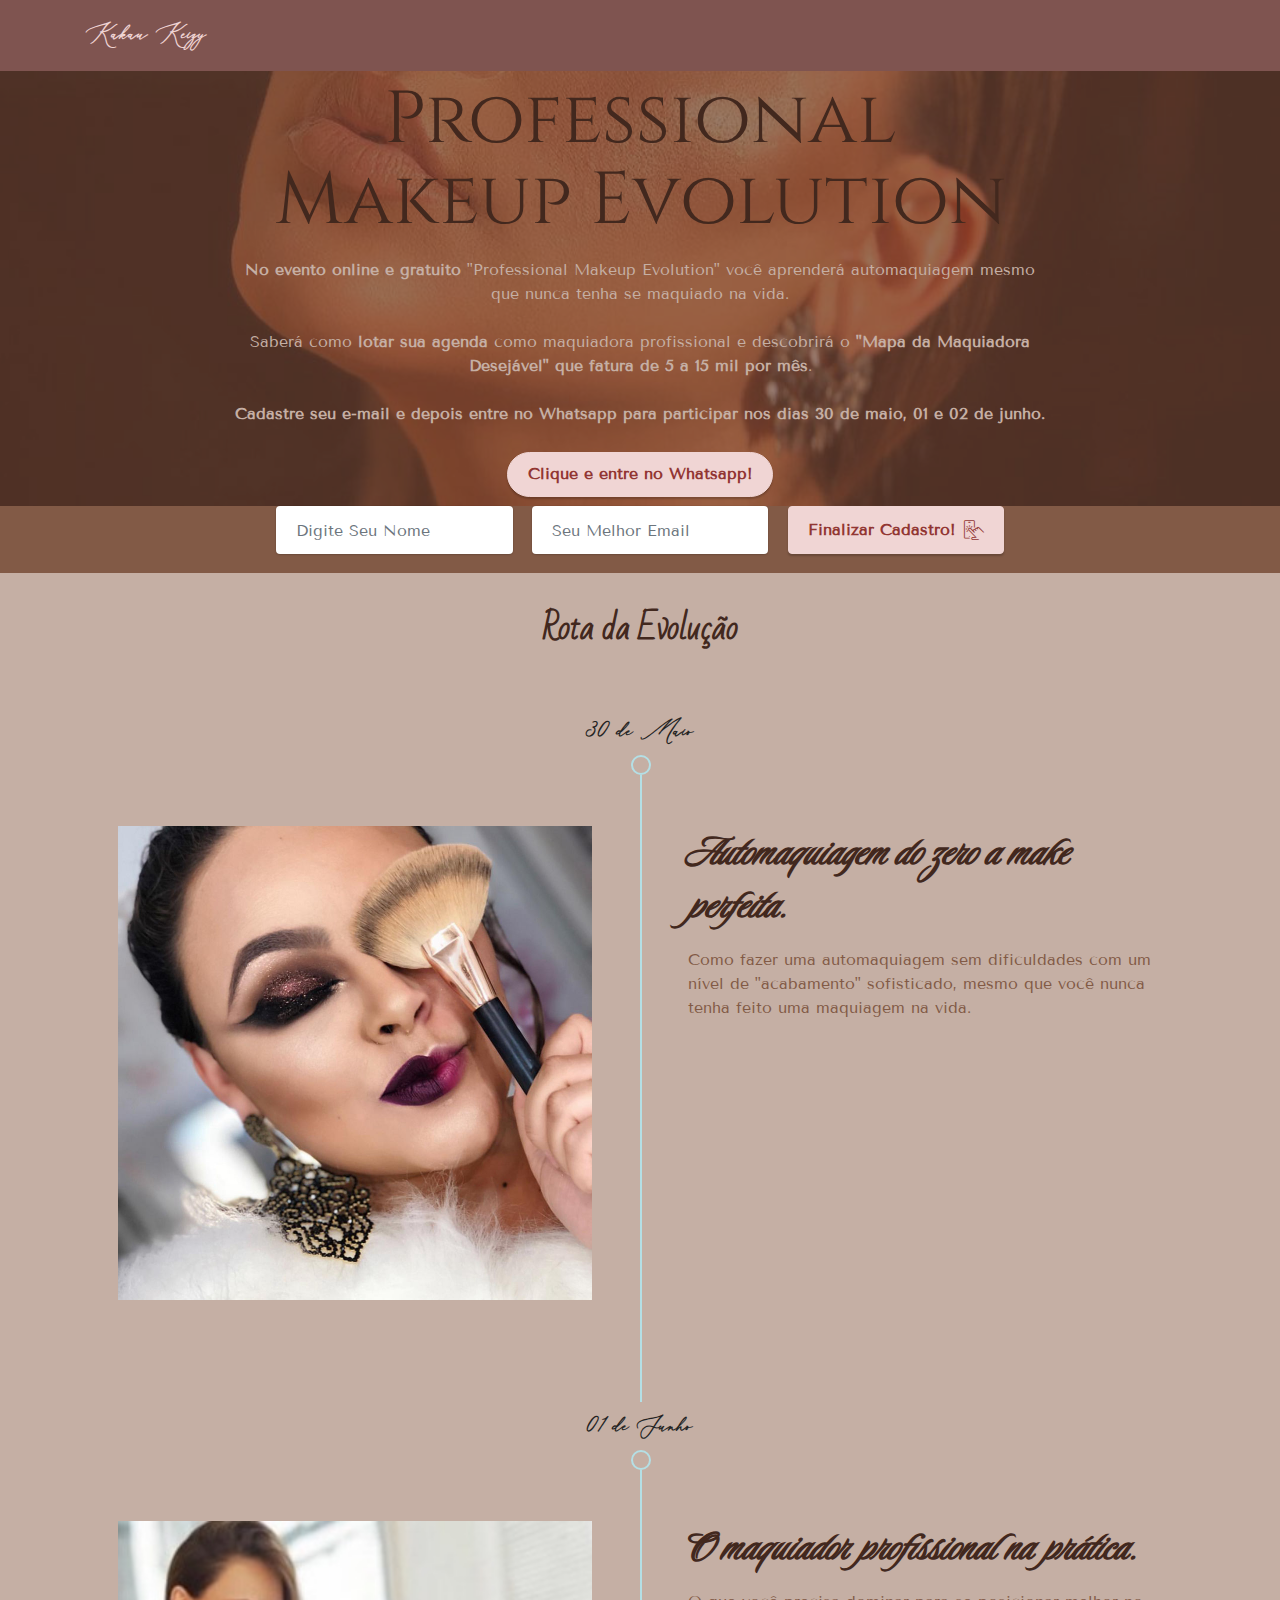
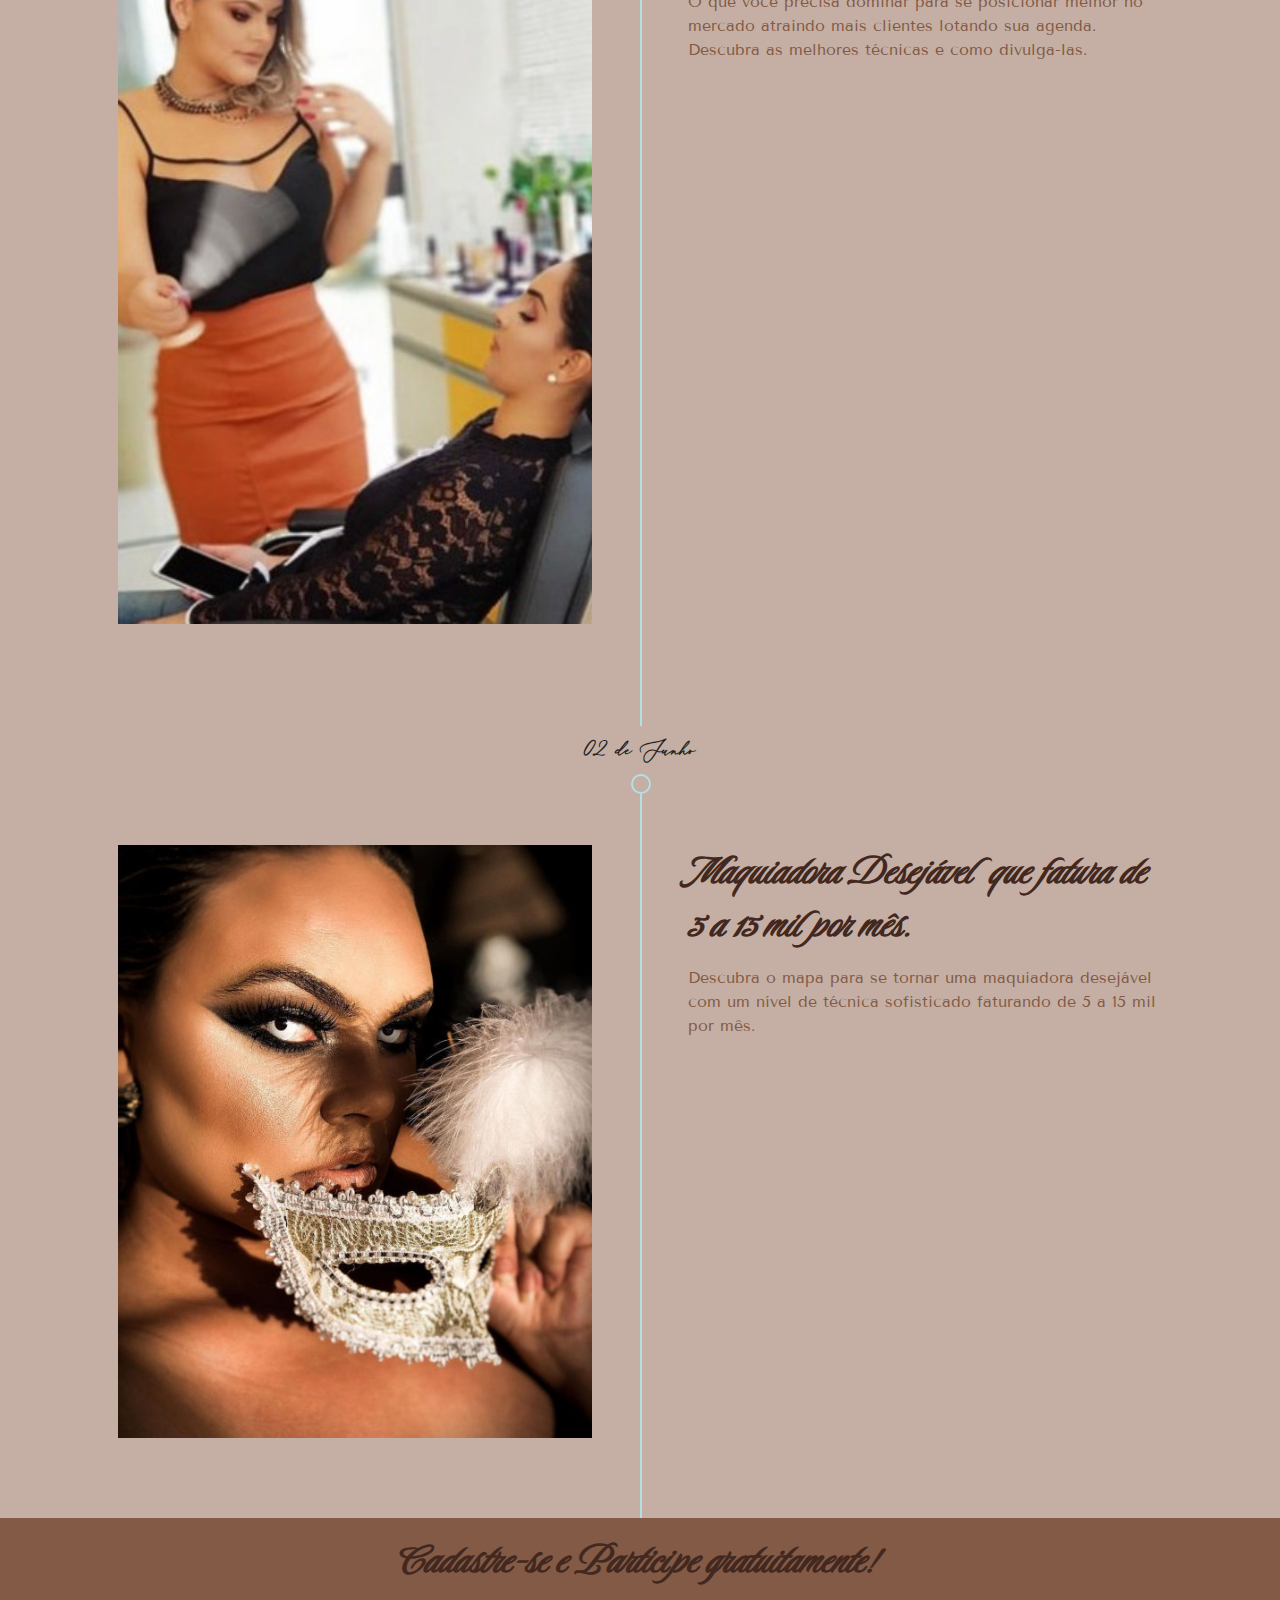
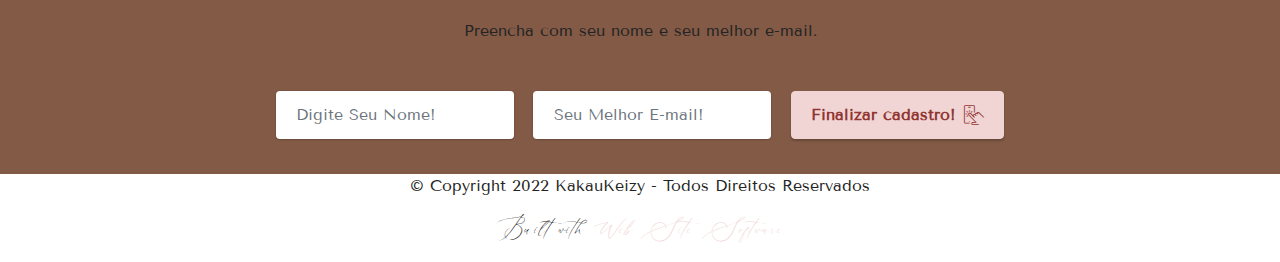
<file: index.html>
<!DOCTYPE html>
<html  >
<head>
  <!-- Site made with Mobirise Website Builder v5.6.8, https://mobirise.com -->
  <meta charset="UTF-8">
  <meta http-equiv="X-UA-Compatible" content="IE=edge">
  <meta name="generator" content="Mobirise v5.6.8, mobirise.com">
  <meta name="twitter:card" content="summary_large_image"/>
  <meta name="twitter:image:src" content="">
  <meta property="og:image" content="">
  <meta name="twitter:title" content="Home">
  <meta name="viewport" content="width=device-width, initial-scale=1, minimum-scale=1">
  <link rel="shortcut icon" href="assets/images/logo.png" type="image/x-icon">
  <meta name="description" content="">
  
  
  <title>Home</title>
  <link rel="stylesheet" href="assets/web/assets/mobirise-icons/mobirise-icons.css">
  <link rel="stylesheet" href="assets/bootstrap/css/bootstrap.min.css">
  <link rel="stylesheet" href="assets/bootstrap/css/bootstrap-grid.min.css">
  <link rel="stylesheet" href="assets/bootstrap/css/bootstrap-reboot.min.css">
  <link rel="stylesheet" href="assets/dropdown/css/style.css">
  <link rel="stylesheet" href="assets/socicon/css/styles.css">
  <link rel="stylesheet" href="assets/theme/css/style.css">
  <link href="assets/fonts/style.css" rel="stylesheet">
  <link rel="preload" href="https://fonts.googleapis.com/css?family=Cinzel:400,500,600,700,800,900&display=swap" as="style" onload="this.onload=null;this.rel='stylesheet'">
  <noscript><link rel="stylesheet" href="https://fonts.googleapis.com/css?family=Cinzel:400,500,600,700,800,900&display=swap"></noscript>
  <link rel="preload" href="https://fonts.googleapis.com/css?family=Luxurious+Script:400&display=swap" as="style" onload="this.onload=null;this.rel='stylesheet'">
  <noscript><link rel="stylesheet" href="https://fonts.googleapis.com/css?family=Luxurious+Script:400&display=swap"></noscript>
  <link rel="preload" href="https://fonts.googleapis.com/css?family=Bad+Script:400&display=swap" as="style" onload="this.onload=null;this.rel='stylesheet'">
  <noscript><link rel="stylesheet" href="https://fonts.googleapis.com/css?family=Bad+Script:400&display=swap"></noscript>
  <link rel="preload" href="https://fonts.googleapis.com/css?family=Tenor+Sans:400&display=swap" as="style" onload="this.onload=null;this.rel='stylesheet'">
  <noscript><link rel="stylesheet" href="https://fonts.googleapis.com/css?family=Tenor+Sans:400&display=swap"></noscript>
  <link rel="preload" as="style" href="assets/mobirise/css/mbr-additional.css"><link rel="stylesheet" href="assets/mobirise/css/mbr-additional.css" type="text/css">
  
  
  
  
</head>
<body>
  
  <section data-bs-version="5.1" class="menu menu2 cid-sFHpMqcXGj" once="menu" id="menu2-2">
    
    <nav class="navbar navbar-dropdown navbar-expand-lg">
        <div class="container">
            <div class="navbar-brand">
                
                <span class="navbar-caption-wrap"><a class="navbar-caption text-primary display-7" href="https://mobiri.se">Kakau Keizy</a></span>
            </div>
            
            
        </div>
    </nav>
</section>

<section data-bs-version="5.1" class="header9 cid-sFHoAfPmXB" id="header9-1">

    

    <div class="mbr-overlay" style="opacity: 0.7; background-color: rgb(109, 69, 53);"></div>

    <div class="text-center container">
        <div class="row justify-content-center">
            <div class="col-md-12 col-lg-9">
                <h1 class="mbr-section-title mbr-fonts-style mb-3 display-1">Professional Makeup Evolution</h1>
                <p class="mbr-text mbr-fonts-style display-4"><strong>
                    No evento online e gratuito</strong> "Professional Makeup Evolution" você aprenderá automaquiagem mesmo que nunca tenha se maquiado na vida.<br><br>Saberá como <strong>lotar sua agenda</strong> como maquiadora profissional e descobrirá o <strong>"Mapa da Maquiadora Desejável"</strong> <strong>que</strong> <strong>fatura de 5 a 15 mil por mês</strong>.<br><br><strong>Cadastre seu e-mail e depois entre no Whatsapp para participar&nbsp;</strong><strong>nos dias 30 de maio, 01 e 02 de junho.</strong></p>
                <div class="mbr-section-btn mt-3"><a class="btn btn-primary display-4" href="Obrigado.html" target="_blank">Clique e entre no Whatsapp!</a></div>
            </div>
        </div>
    </div>
</section>

<section data-bs-version="5.1" class="form2 cid-t70yQbqhTp" id="form2-3">

    

    
    
    <div class="container">
        <div class="row justify-content-center">
            <div class="col-lg-8 mx-auto mbr-form" data-form-type="formoid">
                <form action="https://mobirise.eu/" method="POST" class="mbr-form form-with-styler" data-form-title="Form Name"><input type="hidden" name="email" data-form-email="true" value="0YJY4nJqoWtPN3o1LB+h0m2XK3zldax4thTZ5q4kopPmR+jSBr6RuukcikkF9byNMpkTJkn8VNt0uFWEyEqI8gzRtL0vZ4t9lYAiLc0+xYBTXyAk8A/zf0QNSFLPcJKu">
                    <div class="row">
                        <div hidden="hidden" data-form-alert="" class="alert alert-success col-12">Obrigado por preencher o formulário!</div>
                        <div hidden="hidden" data-form-alert-danger="" class="alert alert-danger col-12">
                            Oops...! some problem!
                        </div>
                    </div>
                    <div class="dragArea row">
                        
                        <div class="col-lg-12 col-md-12 col-sm-12">
                            
                        </div>
                        <div class="col-lg col-md col-12 form-group mb-3" data-for="email">
                            <input type="text" name="name" placeholder="Digite Seu Nome" data-form-field="name" class="form-control" id="name-form2-3">
                        </div>
                        <div class="col-lg col-md col-12 form-group mb-3" data-for="email">
                            <input type="email" name="email" placeholder="Seu Melhor Email" data-form-field="email" class="form-control" id="email-form2-3">
                        </div>
                        <div class="mbr-section-btn col-md-auto col"><button type="submit" class="btn btn-primary display-4"><span class="mbri-touch mbr-iconfont mbr-iconfont-btn"></span>Finalizar Cadastro!</button></div>
                    </div>
                </form>
            </div>
        </div>
    </div>
</section>

<section data-bs-version="5.1" class="timeline3 cid-sFHr5fwP9J" id="timeline3-4">
    
    
    <div class="container">
        <div class="mbr-section-head">
            <h3 class="mbr-section-title mbr-fonts-style align-center mb-0 display-5">
                <strong>Rota da Evolução</strong></h3>
            
        </div>
        <div class="timelines-container mt-4">
            <div class="row timeline-element first-separline mb-5">
                <div class="timeline-date col-12">
                    <div class="timeline-date-wrapper">
                        <p class="mbr-timeline-date display-7"><strong>30 de Maio</strong></p>
                    </div>
                </div>
                <span class="iconBackground"></span>
                <div class="col-12 col-md-6">
                    <div class="image-wrapper">
                        <img src="assets/images/whatsapp-image-2022-05-26-at-22.51.46-948x948.jpg" alt="Mobirise Website Builder" title="">
                    </div>
                </div>
                <div class="col-12 col-md-6">
                    <div class="timeline-text-wrapper">
                        <h4 class="mbr-timeline-title mbr-fonts-style mb-0 display-2"><strong>Automaquiagem do zero a make perfeita.</strong></h4>
                        <p class="mbr-text mbr-fonts-style mt-3 mb-0 display-4">
                            Como fazer uma automaquiagem sem dificuldades com um nível de "acabamento" sofisticado, mesmo que você nunca tenha feito uma maquiagem na vida.</p>
                    </div>
                </div>
            </div>
            <div class="row timeline-element first-separline mb-5">
                <div class="timeline-date col-12">
                    <div class="timeline-date-wrapper">
                        <p class="mbr-timeline-date display-7"><strong>01 de Junho</strong></p>
                    </div>
                </div>
                <span class="iconBackground"></span>
                <div class="col-12 col-md-6">
                    <div class="image-wrapper">
                        <img src="assets/images/whatsapp-image-2022-05-26-at-23.07.55-530x663.jpeg" alt="Mobirise Website Builder" title="">
                    </div>
                </div>
                <div class="col-12 col-md-6">
                    <div class="timeline-text-wrapper">
                        <h4 class="mbr-timeline-title mbr-fonts-style mb-0 display-2"><strong>O maquiador profissional na prática.</strong></h4>
                        <p class="mbr-text mbr-fonts-style mt-3 mb-0 display-4">
                            O que você precisa dominar para se posicionar melhor no mercado atraindo mais clientes lotando sua agenda. Descubra as melhores técnicas e como divulga-las.</p>
                    </div>
                </div>
            </div>
            <div class="row timeline-element first-separline mb-5">
                <div class="timeline-date col-12">
                    <div class="timeline-date-wrapper">
                        <p class="mbr-timeline-date display-7"><strong>02 de Junho</strong></p>
                    </div>
                </div>
                <span class="iconBackground"></span>
                <div class="col-12 col-md-6">
                    <div class="image-wrapper">
                        <img src="assets/images/whatsapp-image-2022-05-26-at-22.58.16-530x663.jpg" alt="Mobirise Website Builder" title="">
                    </div>
                </div>
                <div class="col-12 col-md-6">
                    <div class="timeline-text-wrapper">
                        <h4 class="mbr-timeline-title mbr-fonts-style mb-0 display-2"><strong>Maquiadora Desejável&nbsp; que fatura de 5 a 15 mil por mês.</strong></h4>
                        <p class="mbr-text mbr-fonts-style mt-3 mb-0 display-4">Descubra o mapa para se tornar uma maquiadora desejável com um nível de técnica sofisticado faturando de 5 a 15 mil por mês.</p>
                    </div>
                </div>
            </div>
            
            
            
            
            
            
            
            
            
        </div>
    </div>
</section>

<section data-bs-version="5.1" class="form2 cid-t6WMCuobVV" id="form2-2">

    

    
    
    <div class="container">
        <div class="row justify-content-center">
            <div class="col-lg-8 mx-auto mbr-form" data-form-type="formoid">
                <form action="https://mobirise.eu/" method="POST" class="mbr-form form-with-styler" data-form-title="Form Name"><input type="hidden" name="email" data-form-email="true" value="cG1qkH1r1bYdEFSf/rjPppW2/jnp2Uxek3yEQL/rtMw8/fXZjX4cwec+qq5pvGFtUZONhubvD35BdzEb1yvQxff4mLGb+abMAxsFxV1w2WBxXlXAnjsGlfMNfXuuq8QM">
                    <div class="row">
                        <div hidden="hidden" data-form-alert="" class="alert alert-success col-12">Obrigado por preencher o formulário!</div>
                        <div hidden="hidden" data-form-alert-danger="" class="alert alert-danger col-12">
                            Oops...! some problem!
                        </div>
                    </div>
                    <div class="dragArea row">
                        <div class="col-lg-12 col-md-12 col-sm-12">
                            <h1 class="mbr-section-title mb-4 align-center mbr-fonts-style display-2">
                                <strong>Cadastre-se e Participe gratuitamente!</strong></h1>
                        </div>
                        <div class="col-lg-12 col-md-12 col-sm-12">
                            <p class="mbr-text mbr-fonts-style mb-5 align-center display-4">Preencha com seu nome e seu melhor e-mail.</p>
                        </div>
                        <div class="col-lg col-md col-12 form-group mb-3" data-for="email">
                            <input type="text" name="name" placeholder="Digite Seu Nome!" data-form-field="name" class="form-control" id="name-form2-2">
                        </div>
                        <div class="col-lg col-md col-12 form-group mb-3" data-for="email">
                            <input type="email" name="email" placeholder="Seu Melhor E-mail!" data-form-field="email" class="form-control" id="email-form2-2">
                        </div>
                        <div class="mbr-section-btn col-md-auto col"><button type="submit" class="btn btn-primary display-4"><span class="mbri-touch mbr-iconfont mbr-iconfont-btn"></span>Finalizar cadastro!</button></div>
                    </div>
                </form>
            </div>
        </div>
    </div>
</section>

<section data-bs-version="5.1" class="footer7 cid-sFHu2wLoQp" once="footers" id="footer7-9">

    

    

    <div class="container">
        <div class="row align-center mbr-white">
            <div class="col-12">
                <p class="mbr-text mb-0 mbr-fonts-style display-4">
                    © Copyright 2022 KakauKeizy - Todos Direitos Reservados</p>
            </div>
        </div>
    </div>
</section><section class="display-7" style="padding: 0;align-items: center;justify-content: center;flex-wrap: wrap;    align-content: center;display: flex;position: relative;height: 4rem;"><a href="https://mobiri.se/2071282" style="flex: 1 1;height: 4rem;position: absolute;width: 100%;z-index: 1;"><img alt="" style="height: 4rem;" src="[data-uri]"></a><p style="margin: 0;text-align: center;" class="display-7">Built with &#8204;</p><a style="z-index:1" href="https://mobirise.com"> Web Site  Software</a></section><script src="assets/bootstrap/js/bootstrap.bundle.min.js"></script>  <script src="assets/smoothscroll/smooth-scroll.js"></script>  <script src="assets/ytplayer/index.js"></script>  <script src="assets/dropdown/js/navbar-dropdown.js"></script>  <script src="assets/theme/js/script.js"></script>  <script src="assets/formoid/formoid.min.js"></script>  
  
  
</body>
</html>
</file>
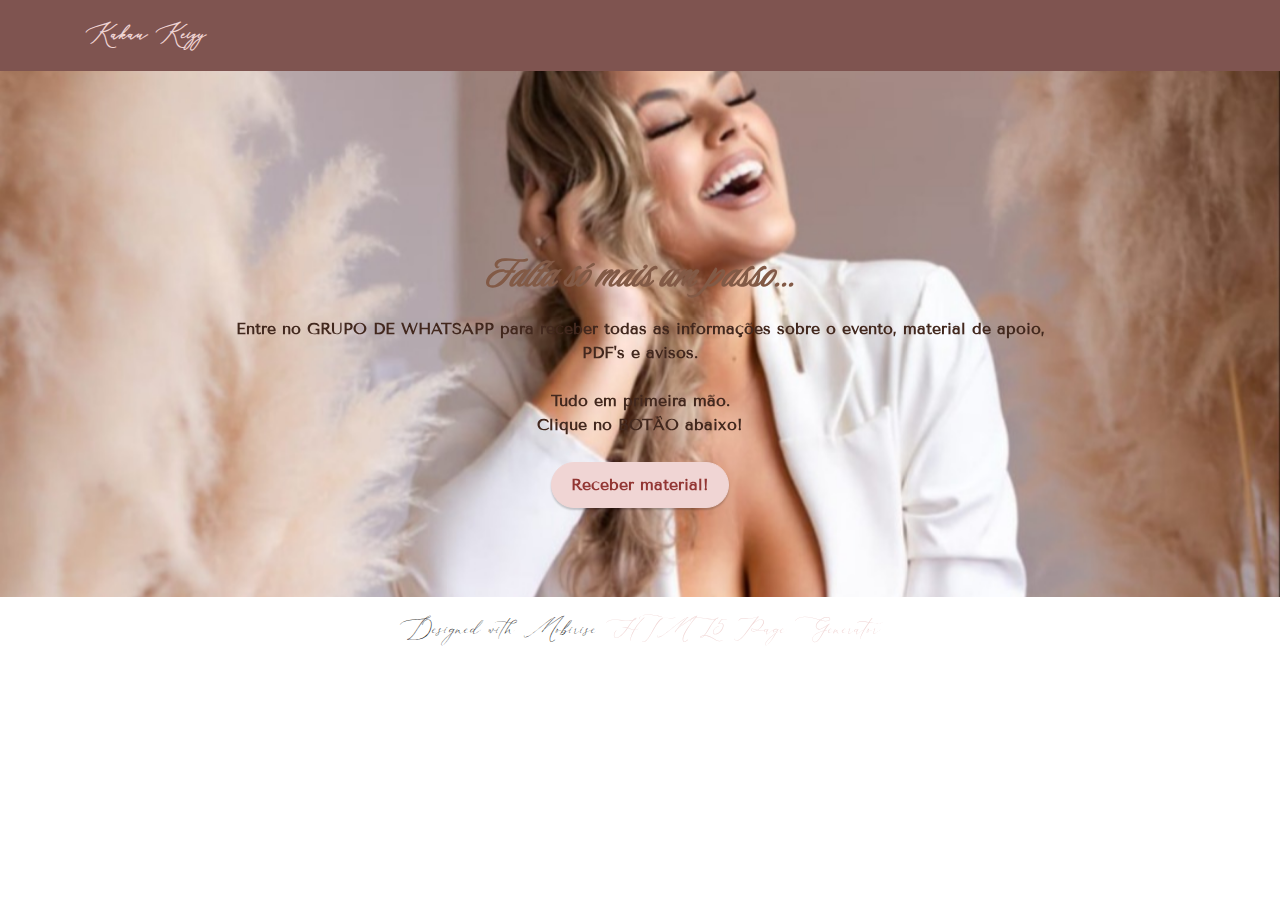
<file: Obrigado.html>
<!DOCTYPE html>
<html  >
<head>
  <!-- Site made with Mobirise Website Builder v5.6.8, https://mobirise.com -->
  <meta charset="UTF-8">
  <meta http-equiv="X-UA-Compatible" content="IE=edge">
  <meta name="generator" content="Mobirise v5.6.8, mobirise.com">
  <meta name="twitter:card" content="summary_large_image"/>
  <meta name="twitter:image:src" content="">
  <meta property="og:image" content="">
  <meta name="twitter:title" content="Obrigado">
  <meta name="viewport" content="width=device-width, initial-scale=1, minimum-scale=1">
  <link rel="shortcut icon" href="assets/images/logo.png" type="image/x-icon">
  <meta name="description" content="">
  
  
  <title>Obrigado</title>
  <link rel="stylesheet" href="assets/bootstrap/css/bootstrap.min.css">
  <link rel="stylesheet" href="assets/bootstrap/css/bootstrap-grid.min.css">
  <link rel="stylesheet" href="assets/bootstrap/css/bootstrap-reboot.min.css">
  <link rel="stylesheet" href="assets/parallax/jarallax.css">
  <link rel="stylesheet" href="assets/dropdown/css/style.css">
  <link rel="stylesheet" href="assets/socicon/css/styles.css">
  <link rel="stylesheet" href="assets/theme/css/style.css">
  <link href="assets/fonts/style.css" rel="stylesheet">
  <link rel="preload" href="https://fonts.googleapis.com/css?family=Cinzel:400,500,600,700,800,900&display=swap" as="style" onload="this.onload=null;this.rel='stylesheet'">
  <noscript><link rel="stylesheet" href="https://fonts.googleapis.com/css?family=Cinzel:400,500,600,700,800,900&display=swap"></noscript>
  <link rel="preload" href="https://fonts.googleapis.com/css?family=Luxurious+Script:400&display=swap" as="style" onload="this.onload=null;this.rel='stylesheet'">
  <noscript><link rel="stylesheet" href="https://fonts.googleapis.com/css?family=Luxurious+Script:400&display=swap"></noscript>
  <link rel="preload" href="https://fonts.googleapis.com/css?family=Bad+Script:400&display=swap" as="style" onload="this.onload=null;this.rel='stylesheet'">
  <noscript><link rel="stylesheet" href="https://fonts.googleapis.com/css?family=Bad+Script:400&display=swap"></noscript>
  <link rel="preload" href="https://fonts.googleapis.com/css?family=Tenor+Sans:400&display=swap" as="style" onload="this.onload=null;this.rel='stylesheet'">
  <noscript><link rel="stylesheet" href="https://fonts.googleapis.com/css?family=Tenor+Sans:400&display=swap"></noscript>
  <link rel="preload" as="style" href="assets/mobirise/css/mbr-additional.css"><link rel="stylesheet" href="assets/mobirise/css/mbr-additional.css" type="text/css">
  
  
  
  
</head>
<body>
  
  <section data-bs-version="5.1" class="menu menu2 cid-sFHpMqcXGj" once="menu" id="menu2-4">
    
    <nav class="navbar navbar-dropdown navbar-expand-lg">
        <div class="container">
            <div class="navbar-brand">
                
                <span class="navbar-caption-wrap"><a class="navbar-caption text-primary display-7" href="https://mobiri.se">Kakau Keizy</a></span>
            </div>
            
            
        </div>
    </nav>
</section>

<section data-bs-version="5.1" class="footer7 cid-sFHu2wLoQp" once="footers" id="footer7-5">

    

    

    <div class="container">
        <div class="row align-center mbr-white">
            <div class="col-12">
                <p class="mbr-text mb-0 mbr-fonts-style display-4">
                    © Copyright 2022 KakauKeizy - Todos Direitos Reservados</p>
            </div>
        </div>
    </div>
</section>

<section data-bs-version="5.1" class="header1 cid-t75Kbt0r7Q mbr-parallax-background" id="header1-6">

    

    

    <div class="container">
        <div class="row justify-content-center">
            <div class="col-12 col-lg-9">
                <h1 class="mbr-section-title mbr-fonts-style mb-3 display-2"><strong>Falta só ma</strong><strong>is um passo...</strong></h1>
                
                <p class="mbr-text mbr-fonts-style display-4"><strong>Entre no GRUPO DE WHATSAPP para receb</strong><strong>er todas as informações sobre o evento, material de apoio, PDF's e avisos.</strong><br><br><strong>Tudo em primeira mão.</strong><br><strong>Clique no BOTÃO abaixo!</strong></p>
                <div class="mbr-section-btn mt-3"><a class="btn btn-primary display-4" href="https://chat.whatsapp.com/C6i4k4PlE8v3B4Q2qchiHE" target="_blank">Receber material!</a></div>
            </div>
        </div>
    </div>
</section><section class="display-7" style="padding: 0;align-items: center;justify-content: center;flex-wrap: wrap;    align-content: center;display: flex;position: relative;height: 4rem;"><a href="https://mobiri.se/2071282" style="flex: 1 1;height: 4rem;position: absolute;width: 100%;z-index: 1;"><img alt="" style="height: 4rem;" src="[data-uri]"></a><p style="margin: 0;text-align: center;" class="display-7">Designed with Mobirise &#8204;</p><a style="z-index:1" href="https://mobirise.com/html-builder.html">HTML5 Page Generator</a></section><script src="assets/bootstrap/js/bootstrap.bundle.min.js"></script>  <script src="assets/parallax/jarallax.js"></script>  <script src="assets/smoothscroll/smooth-scroll.js"></script>  <script src="assets/ytplayer/index.js"></script>  <script src="assets/dropdown/js/navbar-dropdown.js"></script>  <script src="assets/theme/js/script.js"></script>  
  
  
</body>
</html>
</file>
<file: assets/web/assets/mobirise-icons/mobirise-icons.css>
@font-face {
  font-family: 'MobiriseIcons';
  src:  url('mobirise-icons.eot?spat4u');
  src:  url('mobirise-icons.eot?spat4u#iefix') format('embedded-opentype'),
    url('mobirise-icons.ttf?spat4u') format('truetype'),
    url('mobirise-icons.woff?spat4u') format('woff'),
    url('mobirise-icons.svg?spat4u#MobiriseIcons') format('svg');
  font-weight: normal;
  font-style: normal;
  font-display: swap;
}

[class^="mbri-"], [class*=" mbri-"] {
  /* use !important to prevent issues with browser extensions that change fonts */
  font-family: MobiriseIcons !important;
  speak: none;
  font-style: normal;
  font-weight: normal;
  font-variant: normal;
  text-transform: none;
  line-height: 1;

  /* Better Font Rendering =========== */
  -webkit-font-smoothing: antialiased;
  -moz-osx-font-smoothing: grayscale;
}

.mbri-add-submenu:before {
  content: "\e900";
}
.mbri-alert:before {
  content: "\e901";
}
.mbri-align-center:before {
  content: "\e902";
}
.mbri-align-justify:before {
  content: "\e903";
}
.mbri-align-left:before {
  content: "\e904";
}
.mbri-align-right:before {
  content: "\e905";
}
.mbri-android:before {
  content: "\e906";
}
.mbri-apple:before {
  content: "\e907";
}
.mbri-arrow-down:before {
  content: "\e908";
}
.mbri-arrow-next:before {
  content: "\e909";
}
.mbri-arrow-prev:before {
  content: "\e90a";
}
.mbri-arrow-up:before {
  content: "\e90b";
}
.mbri-bold:before {
  content: "\e90c";
}
.mbri-bookmark:before {
  content: "\e90d";
}
.mbri-bootstrap:before {
  content: "\e90e";
}
.mbri-briefcase:before {
  content: "\e90f";
}
.mbri-browse:before {
  content: "\e910";
}
.mbri-bulleted-list:before {
  content: "\e911";
}
.mbri-calendar:before {
  content: "\e912";
}
.mbri-camera:before {
  content: "\e913";
}
.mbri-cart-add:before {
  content: "\e914";
}
.mbri-cart-full:before {
  content: "\e915";
}
.mbri-cash:before {
  content: "\e916";
}
.mbri-change-style:before {
  content: "\e917";
}
.mbri-chat:before {
  content: "\e918";
}
.mbri-clock:before {
  content: "\e919";
}
.mbri-close:before {
  content: "\e91a";
}
.mbri-cloud:before {
  content: "\e91b";
}
.mbri-code:before {
  content: "\e91c";
}
.mbri-contact-form:before {
  content: "\e91d";
}
.mbri-credit-card:before {
  content: "\e91e";
}
.mbri-cursor-click:before {
  content: "\e91f";
}
.mbri-cust-feedback:before {
  content: "\e920";
}
.mbri-database:before {
  content: "\e921";
}
.mbri-delivery:before {
  content: "\e922";
}
.mbri-desktop:before {
  content: "\e923";
}
.mbri-devices:before {
  content: "\e924";
}
.mbri-down:before {
  content: "\e925";
}
.mbri-download:before {
  content: "\e989";
}
.mbri-drag-n-drop:before {
  content: "\e927";
}
.mbri-drag-n-drop2:before {
  content: "\e928";
}
.mbri-edit:before {
  content: "\e929";
}
.mbri-edit2:before {
  content: "\e92a";
}
.mbri-error:before {
  content: "\e92b";
}
.mbri-extension:before {
  content: "\e92c";
}
.mbri-features:before {
  content: "\e92d";
}
.mbri-file:before {
  content: "\e92e";
}
.mbri-flag:before {
  content: "\e92f";
}
.mbri-folder:before {
  content: "\e930";
}
.mbri-gift:before {
  content: "\e931";
}
.mbri-github:before {
  content: "\e932";
}
.mbri-globe:before {
  content: "\e933";
}
.mbri-globe-2:before {
  content: "\e934";
}
.mbri-growing-chart:before {
  content: "\e935";
}
.mbri-hearth:before {
  content: "\e936";
}
.mbri-help:before {
  content: "\e937";
}
.mbri-home:before {
  content: "\e938";
}
.mbri-hot-cup:before {
  content: "\e939";
}
.mbri-idea:before {
  content: "\e93a";
}
.mbri-image-gallery:before {
  content: "\e93b";
}
.mbri-image-slider:before {
  content: "\e93c";
}
.mbri-info:before {
  content: "\e93d";
}
.mbri-italic:before {
  content: "\e93e";
}
.mbri-key:before {
  content: "\e93f";
}
.mbri-laptop:before {
  content: "\e940";
}
.mbri-layers:before {
  content: "\e941";
}
.mbri-left-right:before {
  content: "\e942";
}
.mbri-left:before {
  content: "\e943";
}
.mbri-letter:before {
  content: "\e944";
}
.mbri-like:before {
  content: "\e945";
}
.mbri-link:before {
  content: "\e946";
}
.mbri-lock:before {
  content: "\e947";
}
.mbri-login:before {
  content: "\e948";
}
.mbri-logout:before {
  content: "\e949";
}
.mbri-magic-stick:before {
  content: "\e94a";
}
.mbri-map-pin:before {
  content: "\e94b";
}
.mbri-menu:before {
  content: "\e94c";
}
.mbri-mobile:before {
  content: "\e94d";
}
.mbri-mobile2:before {
  content: "\e94e";
}
.mbri-mobirise:before {
  content: "\e94f";
}
.mbri-more-horizontal:before {
  content: "\e950";
}
.mbri-more-vertical:before {
  content: "\e951";
}
.mbri-music:before {
  content: "\e952";
}
.mbri-new-file:before {
  content: "\e953";
}
.mbri-numbered-list:before {
  content: "\e954";
}
.mbri-opened-folder:before {
  content: "\e955";
}
.mbri-pages:before {
  content: "\e956";
}
.mbri-paper-plane:before {
  content: "\e957";
}
.mbri-paperclip:before {
  content: "\e958";
}
.mbri-photo:before {
  content: "\e959";
}
.mbri-photos:before {
  content: "\e95a";
}
.mbri-pin:before {
  content: "\e95b";
}
.mbri-play:before {
  content: "\e95c";
}
.mbri-plus:before {
  content: "\e95d";
}
.mbri-preview:before {
  content: "\e95e";
}
.mbri-print:before {
  content: "\e95f";
}
.mbri-protect:before {
  content: "\e960";
}
.mbri-question:before {
  content: "\e961";
}
.mbri-quote-left:before {
  content: "\e962";
}
.mbri-quote-right:before {
  content: "\e963";
}
.mbri-refresh:before {
  content: "\e964";
}
.mbri-responsive:before {
  content: "\e965";
}
.mbri-right:before {
  content: "\e966";
}
.mbri-rocket:before {
  content: "\e967";
}
.mbri-sad-face:before {
  content: "\e968";
}
.mbri-sale:before {
  content: "\e969";
}
.mbri-save:before {
  content: "\e96a";
}
.mbri-search:before {
  content: "\e96b";
}
.mbri-setting:before {
  content: "\e96c";
}
.mbri-setting2:before {
  content: "\e96d";
}
.mbri-setting3:before {
  content: "\e96e";
}
.mbri-share:before {
  content: "\e96f";
}
.mbri-shopping-bag:before {
  content: "\e970";
}
.mbri-shopping-basket:before {
  content: "\e971";
}
.mbri-shopping-cart:before {
  content: "\e972";
}
.mbri-sites:before {
  content: "\e973";
}
.mbri-smile-face:before {
  content: "\e974";
}
.mbri-speed:before {
  content: "\e975";
}
.mbri-star:before {
  content: "\e976";
}
.mbri-success:before {
  content: "\e977";
}
.mbri-sun:before {
  content: "\e978";
}
.mbri-sun2:before {
  content: "\e979";
}
.mbri-tablet:before {
  content: "\e97a";
}
.mbri-tablet-vertical:before {
  content: "\e97b";
}
.mbri-target:before {
  content: "\e97c";
}
.mbri-timer:before {
  content: "\e97d";
}
.mbri-to-ftp:before {
  content: "\e97e";
}
.mbri-to-local-drive:before {
  content: "\e97f";
}
.mbri-touch-swipe:before {
  content: "\e980";
}
.mbri-touch:before {
  content: "\e981";
}
.mbri-trash:before {
  content: "\e982";
}
.mbri-underline:before {
  content: "\e983";
}
.mbri-unlink:before {
  content: "\e984";
}
.mbri-unlock:before {
  content: "\e985";
}
.mbri-up-down:before {
  content: "\e986";
}
.mbri-up:before {
  content: "\e987";
}
.mbri-update:before {
  content: "\e988";
}
.mbri-upload:before {
 content: "\e926"; 
}
.mbri-user:before {
  content: "\e98a";
}
.mbri-user2:before {
  content: "\e98b";
}
.mbri-users:before {
  content: "\e98c";
}
.mbri-video:before {
  content: "\e98d";
}
.mbri-video-play:before {
  content: "\e98e";
}
.mbri-watch:before {
  content: "\e98f";
}
.mbri-website-theme:before {
  content: "\e990";
}
.mbri-wifi:before {
  content: "\e991";
}
.mbri-windows:before {
  content: "\e992";
}
.mbri-zoom-out:before {
  content: "\e993";
}
.mbri-redo:before {
  content: "\e994";
}
.mbri-undo:before {
  content: "\e995";
}
</file>
<file: assets/dropdown/css/style.css>
.navbar-dropdown {
  left: 0;
  padding: 0;
  position: absolute;
  right: 0;
  top: 0;
  transition: all 0.45s ease;
  z-index: 1030;
  background: #282828; }
  .navbar-dropdown .navbar-logo {
    margin-right: 0.8rem;
    transition: margin 0.3s ease-in-out;
    vertical-align: middle; }
    .navbar-dropdown .navbar-logo img {
      height: 3.125rem;
      transition: all 0.3s ease-in-out; }
    .navbar-dropdown .navbar-logo.mbr-iconfont {
      font-size: 3.125rem;
      line-height: 3.125rem; }
  .navbar-dropdown .navbar-caption {
    font-weight: 700;
    white-space: normal;
    vertical-align: -4px;
    line-height: 3.125rem !important; }
    .navbar-dropdown .navbar-caption, .navbar-dropdown .navbar-caption:hover {
      color: inherit;
      text-decoration: none; }
  .navbar-dropdown .mbr-iconfont + .navbar-caption {
    vertical-align: -1px; }
  .navbar-dropdown.navbar-fixed-top {
    position: fixed; }
  .navbar-dropdown .navbar-brand span {
    vertical-align: -4px; }
  .navbar-dropdown.bg-color.transparent {
    background: none; }
  .navbar-dropdown.navbar-short .navbar-brand {
    padding: 0.625rem 0; }
    .navbar-dropdown.navbar-short .navbar-brand span {
      vertical-align: -1px; }
  .navbar-dropdown.navbar-short .navbar-caption {
    line-height: 2.375rem !important;
    vertical-align: -2px; }
  .navbar-dropdown.navbar-short .navbar-logo {
    margin-right: 0.5rem; }
    .navbar-dropdown.navbar-short .navbar-logo img {
      height: 2.375rem; }
    .navbar-dropdown.navbar-short .navbar-logo.mbr-iconfont {
      font-size: 2.375rem;
      line-height: 2.375rem; }
  .navbar-dropdown.navbar-short .mbr-table-cell {
    height: 3.625rem; }
  .navbar-dropdown .navbar-close {
    left: 0.6875rem;
    position: fixed;
    top: 0.75rem;
    z-index: 1000; }
  .navbar-dropdown .hamburger-icon {
    content: "";
    display: inline-block;
    vertical-align: middle;
    width: 16px;
    -webkit-box-shadow: 0 -6px 0 1px #282828,0 0 0 1px #282828,0 6px 0 1px #282828;
    -moz-box-shadow: 0 -6px 0 1px #282828,0 0 0 1px #282828,0 6px 0 1px #282828;
    box-shadow: 0 -6px 0 1px #282828,0 0 0 1px #282828,0 6px 0 1px #282828; }

.dropdown-menu .dropdown-toggle[data-toggle="dropdown-submenu"]::after {
  border-bottom: 0.35em solid transparent;
  border-left: 0.35em solid;
  border-right: 0;
  border-top: 0.35em solid transparent;
  margin-left: 0.3rem; }

.dropdown-menu .dropdown-item:focus {
  outline: 0; }

.nav-dropdown {
  font-size: 0.75rem;
  font-weight: 500;
  height: auto !important; }
  .nav-dropdown .nav-btn {
    padding-left: 1rem; }
  .nav-dropdown .link {
    margin: .667em 1.667em;
    font-weight: 500;
    padding: 0;
    transition: color .2s ease-in-out; }
    .nav-dropdown .link.dropdown-toggle {
      margin-right: 2.583em; }
      .nav-dropdown .link.dropdown-toggle::after {
        margin-left: .25rem;
        border-top: 0.35em solid;
        border-right: 0.35em solid transparent;
        border-left: 0.35em solid transparent;
        border-bottom: 0; }
      .nav-dropdown .link.dropdown-toggle[aria-expanded="true"] {
        margin: 0;
        padding: 0.667em 3.263em  0.667em 1.667em; }
  .nav-dropdown .link::after,
  .nav-dropdown .dropdown-item::after {
    color: inherit; }
  .nav-dropdown .btn {
    font-size: 0.75rem;
    font-weight: 700;
    letter-spacing: 0;
    margin-bottom: 0;
    padding-left: 1.25rem;
    padding-right: 1.25rem; }
  .nav-dropdown .dropdown-menu {
    border-radius: 0;
    border: 0;
    left: 0;
    margin: 0;
    padding-bottom: 1.25rem;
    padding-top: 1.25rem;
    position: relative; }
  .nav-dropdown .dropdown-submenu {
    margin-left: 0.125rem;
    top: 0; }
  .nav-dropdown .dropdown-item {
    font-weight: 500;
    line-height: 2;
    padding: 0.3846em 4.615em 0.3846em 1.5385em;
    position: relative;
    transition: color .2s ease-in-out, background-color .2s ease-in-out; }
    .nav-dropdown .dropdown-item::after {
      margin-top: -0.3077em;
      position: absolute;
      right: 1.1538em;
      top: 50%; }
    .nav-dropdown .dropdown-item:focus, .nav-dropdown .dropdown-item:hover {
      background: none; }

@media (max-width: 767px) {
  .nav-dropdown.navbar-toggleable-sm {
    bottom: 0;
    display: none;
    left: 0;
    overflow-x: hidden;
    position: fixed;
    top: 0;
    transform: translateX(-100%);
    -ms-transform: translateX(-100%);
    -webkit-transform: translateX(-100%);
    width: 18.75rem;
    z-index: 999; } }
.nav-dropdown.navbar-toggleable-xl {
  bottom: 0;
  display: none;
  left: 0;
  overflow-x: hidden;
  position: fixed;
  top: 0;
  transform: translateX(-100%);
  -ms-transform: translateX(-100%);
  -webkit-transform: translateX(-100%);
  width: 18.75rem;
  z-index: 999; }

.nav-dropdown-sm {
  display: block !important;
  overflow-x: hidden;
  overflow: auto;
  padding-top: 3.875rem; }
  .nav-dropdown-sm::after {
    content: "";
    display: block;
    height: 3rem;
    width: 100%; }
  .nav-dropdown-sm.collapse.in ~ .navbar-close {
    display: block !important; }
  .nav-dropdown-sm.collapsing, .nav-dropdown-sm.collapse.in {
    transform: translateX(0);
    -ms-transform: translateX(0);
    -webkit-transform: translateX(0);
    transition: all 0.25s ease-out;
    -webkit-transition: all 0.25s ease-out;
    background: #282828; }
  .nav-dropdown-sm.collapsing[aria-expanded="false"] {
    transform: translateX(-100%);
    -ms-transform: translateX(-100%);
    -webkit-transform: translateX(-100%); }
  .nav-dropdown-sm .nav-item {
    display: block;
    margin-left: 0 !important;
    padding-left: 0; }
  .nav-dropdown-sm .link,
  .nav-dropdown-sm .dropdown-item {
    border-top: 1px dotted rgba(255, 255, 255, 0.1);
    font-size: 0.8125rem;
    line-height: 1.6;
    margin: 0 !important;
    padding: 0.875rem 2.4rem 0.875rem 1.5625rem !important;
    position: relative;
    white-space: normal; }
    .nav-dropdown-sm .link:focus, .nav-dropdown-sm .link:hover,
    .nav-dropdown-sm .dropdown-item:focus,
    .nav-dropdown-sm .dropdown-item:hover {
      background: rgba(0, 0, 0, 0.2) !important;
      color: #c0a375; }
  .nav-dropdown-sm .nav-btn {
    position: relative;
    padding: 1.5625rem 1.5625rem 0 1.5625rem; }
    .nav-dropdown-sm .nav-btn::before {
      border-top: 1px dotted rgba(255, 255, 255, 0.1);
      content: "";
      left: 0;
      position: absolute;
      top: 0;
      width: 100%; }
    .nav-dropdown-sm .nav-btn + .nav-btn {
      padding-top: 0.625rem; }
      .nav-dropdown-sm .nav-btn + .nav-btn::before {
        display: none; }
  .nav-dropdown-sm .btn {
    padding: 0.625rem 0; }
  .nav-dropdown-sm .dropdown-toggle[data-toggle="dropdown-submenu"]::after {
    margin-left: .25rem;
    border-top: 0.35em solid;
    border-right: 0.35em solid transparent;
    border-left: 0.35em solid transparent;
    border-bottom: 0; }
  .nav-dropdown-sm .dropdown-toggle[data-toggle="dropdown-submenu"][aria-expanded="true"]::after {
    border-top: 0;
    border-right: 0.35em solid transparent;
    border-left: 0.35em solid transparent;
    border-bottom: 0.35em solid; }
  .nav-dropdown-sm .dropdown-menu {
    margin: 0;
    padding: 0;
    position: relative;
    top: 0;
    left: 0;
    width: 100%;
    border: 0;
    float: none;
    border-radius: 0;
    background: none; }
  .nav-dropdown-sm .dropdown-submenu {
    left: 100%;
    margin-left: 0.125rem;
    margin-top: -1.25rem;
    top: 0; }

.navbar-toggleable-sm .nav-dropdown .dropdown-menu {
  position: absolute; }

.navbar-toggleable-sm .nav-dropdown .dropdown-submenu {
  left: 100%;
  margin-left: 0.125rem;
  margin-top: -1.25rem;
  top: 0; }

.navbar-toggleable-sm.opened .nav-dropdown .dropdown-menu {
  position: relative; }

.navbar-toggleable-sm.opened .nav-dropdown .dropdown-submenu {
  left: 0;
  margin-left: 00rem;
  margin-top: 0rem;
  top: 0; }

.is-builder .nav-dropdown.collapsing {
  transition: none !important; }
</file>
<file: assets/socicon/css/styles.css>
@charset "UTF-8";

@font-face {
  font-family: 'Socicon';
  src:  url('../fonts/socicon.eot');
  src:  url('../fonts/socicon.eot?#iefix') format('embedded-opentype'),
    url('../fonts/socicon.woff2') format('woff2'),
    url('../fonts/socicon.ttf') format('truetype'),
    url('../fonts/socicon.woff') format('woff'),
    url('../fonts/socicon.svg#socicon') format('svg');
  font-weight: normal;
  font-style: normal;
  font-display: swap;
}

[data-icon]:before {
  font-family: "socicon" !important;
  content: attr(data-icon);
  font-style: normal !important;
  font-weight: normal !important;
  font-variant: normal !important;
  text-transform: none !important;
  speak: none;
  line-height: 1;
  -webkit-font-smoothing: antialiased;
  -moz-osx-font-smoothing: grayscale;
}

[class^="socicon-"], [class*=" socicon-"] {
  /* use !important to prevent issues with browser extensions that change fonts */
  font-family: 'Socicon' !important;
  speak: none;
  font-style: normal;
  font-weight: normal;
  font-variant: normal;
  text-transform: none;
  line-height: 1;

  /* Better Font Rendering =========== */
  -webkit-font-smoothing: antialiased;
  -moz-osx-font-smoothing: grayscale;
}

.socicon-eitaa:before {
  content: "\e97c";
}
.socicon-soroush:before {
  content: "\e97d";
}
.socicon-bale:before {
  content: "\e97e";
}
.socicon-zazzle:before {
  content: "\e97b";
}
.socicon-society6:before {
  content: "\e97a";
}
.socicon-redbubble:before {
  content: "\e979";
}
.socicon-avvo:before {
  content: "\e978";
}
.socicon-stitcher:before {
  content: "\e977";
}
.socicon-googlehangouts:before {
  content: "\e974";
}
.socicon-dlive:before {
  content: "\e975";
}
.socicon-vsco:before {
  content: "\e976";
}
.socicon-flipboard:before {
  content: "\e973";
}
.socicon-ubuntu:before {
  content: "\e958";
}
.socicon-artstation:before {
  content: "\e959";
}
.socicon-invision:before {
  content: "\e95a";
}
.socicon-torial:before {
  content: "\e95b";
}
.socicon-collectorz:before {
  content: "\e95c";
}
.socicon-seenthis:before {
  content: "\e95d";
}
.socicon-googleplaymusic:before {
  content: "\e95e";
}
.socicon-debian:before {
  content: "\e95f";
}
.socicon-filmfreeway:before {
  content: "\e960";
}
.socicon-gnome:before {
  content: "\e961";
}
.socicon-itchio:before {
  content: "\e962";
}
.socicon-jamendo:before {
  content: "\e963";
}
.socicon-mix:before {
  content: "\e964";
}
.socicon-sharepoint:before {
  content: "\e965";
}
.socicon-tinder:before {
  content: "\e966";
}
.socicon-windguru:before {
  content: "\e967";
}
.socicon-cdbaby:before {
  content: "\e968";
}
.socicon-elementaryos:before {
  content: "\e969";
}
.socicon-stage32:before {
  content: "\e96a";
}
.socicon-tiktok:before {
  content: "\e96b";
}
.socicon-gitter:before {
  content: "\e96c";
}
.socicon-letterboxd:before {
  content: "\e96d";
}
.socicon-threema:before {
  content: "\e96e";
}
.socicon-splice:before {
  content: "\e96f";
}
.socicon-metapop:before {
  content: "\e970";
}
.socicon-naver:before {
  content: "\e971";
}
.socicon-remote:before {
  content: "\e972";
}
.socicon-internet:before {
  content: "\e957";
}
.socicon-moddb:before {
  content: "\e94b";
}
.socicon-indiedb:before {
  content: "\e94c";
}
.socicon-traxsource:before {
  content: "\e94d";
}
.socicon-gamefor:before {
  content: "\e94e";
}
.socicon-pixiv:before {
  content: "\e94f";
}
.socicon-myanimelist:before {
  content: "\e950";
}
.socicon-blackberry:before {
  content: "\e951";
}
.socicon-wickr:before {
  content: "\e952";
}
.socicon-spip:before {
  content: "\e953";
}
.socicon-napster:before {
  content: "\e954";
}
.socicon-beatport:before {
  content: "\e955";
}
.socicon-hackerone:before {
  content: "\e956";
}
.socicon-hackernews:before {
  content: "\e946";
}
.socicon-smashwords:before {
  content: "\e947";
}
.socicon-kobo:before {
  content: "\e948";
}
.socicon-bookbub:before {
  content: "\e949";
}
.socicon-mailru:before {
  content: "\e94a";
}
.socicon-gitlab:before {
  content: "\e945";
}
.socicon-instructables:before {
  content: "\e944";
}
.socicon-portfolio:before {
  content: "\e943";
}
.socicon-codered:before {
  content: "\e940";
}
.socicon-origin:before {
  content: "\e941";
}
.socicon-nextdoor:before {
  content: "\e942";
}
.socicon-udemy:before {
  content: "\e93f";
}
.socicon-livemaster:before {
  content: "\e93e";
}
.socicon-crunchbase:before {
  content: "\e93b";
}
.socicon-homefy:before {
  content: "\e93c";
}
.socicon-calendly:before {
  content: "\e93d";
}
.socicon-realtor:before {
  content: "\e90f";
}
.socicon-tidal:before {
  content: "\e910";
}
.socicon-qobuz:before {
  content: "\e911";
}
.socicon-natgeo:before {
  content: "\e912";
}
.socicon-mastodon:before {
  content: "\e913";
}
.socicon-unsplash:before {
  content: "\e914";
}
.socicon-homeadvisor:before {
  content: "\e915";
}
.socicon-angieslist:before {
  content: "\e916";
}
.socicon-codepen:before {
  content: "\e917";
}
.socicon-slack:before {
  content: "\e918";
}
.socicon-openaigym:before {
  content: "\e919";
}
.socicon-logmein:before {
  content: "\e91a";
}
.socicon-fiverr:before {
  content: "\e91b";
}
.socicon-gotomeeting:before {
  content: "\e91c";
}
.socicon-aliexpress:before {
  content: "\e91d";
}
.socicon-guru:before {
  content: "\e91e";
}
.socicon-appstore:before {
  content: "\e91f";
}
.socicon-homes:before {
  content: "\e920";
}
.socicon-zoom:before {
  content: "\e921";
}
.socicon-alibaba:before {
  content: "\e922";
}
.socicon-craigslist:before {
  content: "\e923";
}
.socicon-wix:before {
  content: "\e924";
}
.socicon-redfin:before {
  content: "\e925";
}
.socicon-googlecalendar:before {
  content: "\e926";
}
.socicon-shopify:before {
  content: "\e927";
}
.socicon-freelancer:before {
  content: "\e928";
}
.socicon-seedrs:before {
  content: "\e929";
}
.socicon-bing:before {
  content: "\e92a";
}
.socicon-doodle:before {
  content: "\e92b";
}
.socicon-bonanza:before {
  content: "\e92c";
}
.socicon-squarespace:before {
  content: "\e92d";
}
.socicon-toptal:before {
  content: "\e92e";
}
.socicon-gust:before {
  content: "\e92f";
}
.socicon-ask:before {
  content: "\e930";
}
.socicon-trulia:before {
  content: "\e931";
}
.socicon-loomly:before {
  content: "\e932";
}
.socicon-ghost:before {
  content: "\e933";
}
.socicon-upwork:before {
  content: "\e934";
}
.socicon-fundable:before {
  content: "\e935";
}
.socicon-booking:before {
  content: "\e936";
}
.socicon-googlemaps:before {
  content: "\e937";
}
.socicon-zillow:before {
  content: "\e938";
}
.socicon-niconico:before {
  content: "\e939";
}
.socicon-toneden:before {
  content: "\e93a";
}
.socicon-augment:before {
  content: "\e908";
}
.socicon-bitbucket:before {
  content: "\e909";
}
.socicon-fyuse:before {
  content: "\e90a";
}
.socicon-yt-gaming:before {
  content: "\e90b";
}
.socicon-sketchfab:before {
  content: "\e90c";
}
.socicon-mobcrush:before {
  content: "\e90d";
}
.socicon-microsoft:before {
  content: "\e90e";
}
.socicon-pandora:before {
  content: "\e907";
}
.socicon-messenger:before {
  content: "\e906";
}
.socicon-gamewisp:before {
  content: "\e905";
}
.socicon-bloglovin:before {
  content: "\e904";
}
.socicon-tunein:before {
  content: "\e903";
}
.socicon-gamejolt:before {
  content: "\e901";
}
.socicon-trello:before {
  content: "\e902";
}
.socicon-spreadshirt:before {
  content: "\e900";
}
.socicon-500px:before {
  content: "\e000";
}
.socicon-8tracks:before {
  content: "\e001";
}
.socicon-airbnb:before {
  content: "\e002";
}
.socicon-alliance:before {
  content: "\e003";
}
.socicon-amazon:before {
  content: "\e004";
}
.socicon-amplement:before {
  content: "\e005";
}
.socicon-android:before {
  content: "\e006";
}
.socicon-angellist:before {
  content: "\e007";
}
.socicon-apple:before {
  content: "\e008";
}
.socicon-appnet:before {
  content: "\e009";
}
.socicon-baidu:before {
  content: "\e00a";
}
.socicon-bandcamp:before {
  content: "\e00b";
}
.socicon-battlenet:before {
  content: "\e00c";
}
.socicon-mixer:before {
  content: "\e00d";
}
.socicon-bebee:before {
  content: "\e00e";
}
.socicon-bebo:before {
  content: "\e00f";
}
.socicon-behance:before {
  content: "\e010";
}
.socicon-blizzard:before {
  content: "\e011";
}
.socicon-blogger:before {
  content: "\e012";
}
.socicon-buffer:before {
  content: "\e013";
}
.socicon-chrome:before {
  content: "\e014";
}
.socicon-coderwall:before {
  content: "\e015";
}
.socicon-curse:before {
  content: "\e016";
}
.socicon-dailymotion:before {
  content: "\e017";
}
.socicon-deezer:before {
  content: "\e018";
}
.socicon-delicious:before {
  content: "\e019";
}
.socicon-deviantart:before {
  content: "\e01a";
}
.socicon-diablo:before {
  content: "\e01b";
}
.socicon-digg:before {
  content: "\e01c";
}
.socicon-discord:before {
  content: "\e01d";
}
.socicon-disqus:before {
  content: "\e01e";
}
.socicon-douban:before {
  content: "\e01f";
}
.socicon-draugiem:before {
  content: "\e020";
}
.socicon-dribbble:before {
  content: "\e021";
}
.socicon-drupal:before {
  content: "\e022";
}
.socicon-ebay:before {
  content: "\e023";
}
.socicon-ello:before {
  content: "\e024";
}
.socicon-endomodo:before {
  content: "\e025";
}
.socicon-envato:before {
  content: "\e026";
}
.socicon-etsy:before {
  content: "\e027";
}
.socicon-facebook:before {
  content: "\e028";
}
.socicon-feedburner:before {
  content: "\e029";
}
.socicon-filmweb:before {
  content: "\e02a";
}
.socicon-firefox:before {
  content: "\e02b";
}
.socicon-flattr:before {
  content: "\e02c";
}
.socicon-flickr:before {
  content: "\e02d";
}
.socicon-formulr:before {
  content: "\e02e";
}
.socicon-forrst:before {
  content: "\e02f";
}
.socicon-foursquare:before {
  content: "\e030";
}
.socicon-friendfeed:before {
  content: "\e031";
}
.socicon-github:before {
  content: "\e032";
}
.socicon-goodreads:before {
  content: "\e033";
}
.socicon-google:before {
  content: "\e034";
}
.socicon-googlescholar:before {
  content: "\e035";
}
.socicon-googlegroups:before {
  content: "\e036";
}
.socicon-googlephotos:before {
  content: "\e037";
}
.socicon-googleplus:before {
  content: "\e038";
}
.socicon-grooveshark:before {
  content: "\e039";
}
.socicon-hackerrank:before {
  content: "\e03a";
}
.socicon-hearthstone:before {
  content: "\e03b";
}
.socicon-hellocoton:before {
  content: "\e03c";
}
.socicon-heroes:before {
  content: "\e03d";
}
.socicon-smashcast:before {
  content: "\e03e";
}
.socicon-horde:before {
  content: "\e03f";
}
.socicon-houzz:before {
  content: "\e040";
}
.socicon-icq:before {
  content: "\e041";
}
.socicon-identica:before {
  content: "\e042";
}
.socicon-imdb:before {
  content: "\e043";
}
.socicon-instagram:before {
  content: "\e044";
}
.socicon-issuu:before {
  content: "\e045";
}
.socicon-istock:before {
  content: "\e046";
}
.socicon-itunes:before {
  content: "\e047";
}
.socicon-keybase:before {
  content: "\e048";
}
.socicon-lanyrd:before {
  content: "\e049";
}
.socicon-lastfm:before {
  content: "\e04a";
}
.socicon-line:before {
  content: "\e04b";
}
.socicon-linkedin:before {
  content: "\e04c";
}
.socicon-livejournal:before {
  content: "\e04d";
}
.socicon-lyft:before {
  content: "\e04e";
}
.socicon-macos:before {
  content: "\e04f";
}
.socicon-mail:before {
  content: "\e050";
}
.socicon-medium:before {
  content: "\e051";
}
.socicon-meetup:before {
  content: "\e052";
}
.socicon-mixcloud:before {
  content: "\e053";
}
.socicon-modelmayhem:before {
  content: "\e054";
}
.socicon-mumble:before {
  content: "\e055";
}
.socicon-myspace:before {
  content: "\e056";
}
.socicon-newsvine:before {
  content: "\e057";
}
.socicon-nintendo:before {
  content: "\e058";
}
.socicon-npm:before {
  content: "\e059";
}
.socicon-odnoklassniki:before {
  content: "\e05a";
}
.socicon-openid:before {
  content: "\e05b";
}
.socicon-opera:before {
  content: "\e05c";
}
.socicon-outlook:before {
  content: "\e05d";
}
.socicon-overwatch:before {
  content: "\e05e";
}
.socicon-patreon:before {
  content: "\e05f";
}
.socicon-paypal:before {
  content: "\e060";
}
.socicon-periscope:before {
  content: "\e061";
}
.socicon-persona:before {
  content: "\e062";
}
.socicon-pinterest:before {
  content: "\e063";
}
.socicon-play:before {
  content: "\e064";
}
.socicon-player:before {
  content: "\e065";
}
.socicon-playstation:before {
  content: "\e066";
}
.socicon-pocket:before {
  content: "\e067";
}
.socicon-qq:before {
  content: "\e068";
}
.socicon-quora:before {
  content: "\e069";
}
.socicon-raidcall:before {
  content: "\e06a";
}
.socicon-ravelry:before {
  content: "\e06b";
}
.socicon-reddit:before {
  content: "\e06c";
}
.socicon-renren:before {
  content: "\e06d";
}
.socicon-researchgate:before {
  content: "\e06e";
}
.socicon-residentadvisor:before {
  content: "\e06f";
}
.socicon-reverbnation:before {
  content: "\e070";
}
.socicon-rss:before {
  content: "\e071";
}
.socicon-sharethis:before {
  content: "\e072";
}
.socicon-skype:before {
  content: "\e073";
}
.socicon-slideshare:before {
  content: "\e074";
}
.socicon-smugmug:before {
  content: "\e075";
}
.socicon-snapchat:before {
  content: "\e076";
}
.socicon-songkick:before {
  content: "\e077";
}
.socicon-soundcloud:before {
  content: "\e078";
}
.socicon-spotify:before {
  content: "\e079";
}
.socicon-stackexchange:before {
  content: "\e07a";
}
.socicon-stackoverflow:before {
  content: "\e07b";
}
.socicon-starcraft:before {
  content: "\e07c";
}
.socicon-stayfriends:before {
  content: "\e07d";
}
.socicon-steam:before {
  content: "\e07e";
}
.socicon-storehouse:before {
  content: "\e07f";
}
.socicon-strava:before {
  content: "\e080";
}
.socicon-streamjar:before {
  content: "\e081";
}
.socicon-stumbleupon:before {
  content: "\e082";
}
.socicon-swarm:before {
  content: "\e083";
}
.socicon-teamspeak:before {
  content: "\e084";
}
.socicon-teamviewer:before {
  content: "\e085";
}
.socicon-technorati:before {
  content: "\e086";
}
.socicon-telegram:before {
  content: "\e087";
}
.socicon-tripadvisor:before {
  content: "\e088";
}
.socicon-tripit:before {
  content: "\e089";
}
.socicon-triplej:before {
  content: "\e08a";
}
.socicon-tumblr:before {
  content: "\e08b";
}
.socicon-twitch:before {
  content: "\e08c";
}
.socicon-twitter:before {
  content: "\e08d";
}
.socicon-uber:before {
  content: "\e08e";
}
.socicon-ventrilo:before {
  content: "\e08f";
}
.socicon-viadeo:before {
  content: "\e090";
}
.socicon-viber:before {
  content: "\e091";
}
.socicon-viewbug:before {
  content: "\e092";
}
.socicon-vimeo:before {
  content: "\e093";
}
.socicon-vine:before {
  content: "\e094";
}
.socicon-vkontakte:before {
  content: "\e095";
}
.socicon-warcraft:before {
  content: "\e096";
}
.socicon-wechat:before {
  content: "\e097";
}
.socicon-weibo:before {
  content: "\e098";
}
.socicon-whatsapp:before {
  content: "\e099";
}
.socicon-wikipedia:before {
  content: "\e09a";
}
.socicon-windows:before {
  content: "\e09b";
}
.socicon-wordpress:before {
  content: "\e09c";
}
.socicon-wykop:before {
  content: "\e09d";
}
.socicon-xbox:before {
  content: "\e09e";
}
.socicon-xing:before {
  content: "\e09f";
}
.socicon-yahoo:before {
  content: "\e0a0";
}
.socicon-yammer:before {
  content: "\e0a1";
}
.socicon-yandex:before {
  content: "\e0a2";
}
.socicon-yelp:before {
  content: "\e0a3";
}
.socicon-younow:before {
  content: "\e0a4";
}
.socicon-youtube:before {
  content: "\e0a5";
}
.socicon-zapier:before {
  content: "\e0a6";
}
.socicon-zerply:before {
  content: "\e0a7";
}
.socicon-zomato:before {
  content: "\e0a8";
}
.socicon-zynga:before {
  content: "\e0a9";
}
</file>
<file: assets/theme/css/style.css>
@charset "UTF-8";
section {
  background-color: #ffffff;
}

body {
  font-style: normal;
  line-height: 1.5;
  font-weight: 400;
  color: #232323;
  position: relative;
}

button {
  background-color: transparent;
  border-color: transparent;
}

section,
.container,
.container-fluid {
  position: relative;
  word-wrap: break-word;
}

a.mbr-iconfont:hover {
  text-decoration: none;
}

.article .lead p,
.article .lead ul,
.article .lead ol,
.article .lead pre,
.article .lead blockquote {
  margin-bottom: 0;
}

a {
  font-style: normal;
  font-weight: 400;
  cursor: pointer;
}
a, a:hover {
  text-decoration: none;
}

.mbr-section-title {
  font-style: normal;
  line-height: 1.3;
}

.mbr-section-subtitle {
  line-height: 1.3;
}

.mbr-text {
  font-style: normal;
  line-height: 1.7;
}

h1,
h2,
h3,
h4,
h5,
h6,
.display-1,
.display-2,
.display-4,
.display-5,
.display-7,
span,
p,
a {
  line-height: 1;
  word-break: break-word;
  word-wrap: break-word;
  font-weight: 400;
}

b,
strong {
  font-weight: bold;
}

input:-webkit-autofill, input:-webkit-autofill:hover, input:-webkit-autofill:focus, input:-webkit-autofill:active {
  transition-delay: 9999s;
  -webkit-transition-property: background-color, color;
  transition-property: background-color, color;
}

textarea[type=hidden] {
  display: none;
}

section {
  background-position: 50% 50%;
  background-repeat: no-repeat;
  background-size: cover;
}
section .mbr-background-video,
section .mbr-background-video-preview {
  position: absolute;
  bottom: 0;
  left: 0;
  right: 0;
  top: 0;
}

.hidden {
  visibility: hidden;
}

.mbr-z-index20 {
  z-index: 20;
}

/*! Base colors */
.mbr-white {
  color: #ffffff;
}

.mbr-black {
  color: #111111;
}

.mbr-bg-white {
  background-color: #ffffff;
}

.mbr-bg-black {
  background-color: #000000;
}

/*! Text-aligns */
.align-left {
  text-align: left;
}

.align-center {
  text-align: center;
}

.align-right {
  text-align: right;
}

/*! Font-weight  */
.mbr-light {
  font-weight: 300;
}

.mbr-regular {
  font-weight: 400;
}

.mbr-semibold {
  font-weight: 500;
}

.mbr-bold {
  font-weight: 700;
}

/*! Media  */
.media-content {
  flex-basis: 100%;
}

.media-container-row {
  display: flex;
  flex-direction: row;
  flex-wrap: wrap;
  justify-content: center;
  align-content: center;
  align-items: start;
}
.media-container-row .media-size-item {
  width: 400px;
}

.media-container-column {
  display: flex;
  flex-direction: column;
  flex-wrap: wrap;
  justify-content: center;
  align-content: center;
  align-items: stretch;
}
.media-container-column > * {
  width: 100%;
}

@media (min-width: 992px) {
  .media-container-row {
    flex-wrap: nowrap;
  }
}
figure {
  margin-bottom: 0;
  overflow: hidden;
}

figure[mbr-media-size] {
  transition: width 0.1s;
}

img,
iframe {
  display: block;
  width: 100%;
}

.card {
  background-color: transparent;
  border: none;
}

.card-box {
  width: 100%;
}

.card-img {
  text-align: center;
  flex-shrink: 0;
  -webkit-flex-shrink: 0;
}

.media {
  max-width: 100%;
  margin: 0 auto;
}

.mbr-figure {
  align-self: center;
}

.media-container > div {
  max-width: 100%;
}

.mbr-figure img,
.card-img img {
  width: 100%;
}

@media (max-width: 991px) {
  .media-size-item {
    width: auto !important;
  }

  .media {
    width: auto;
  }

  .mbr-figure {
    width: 100% !important;
  }
}
/*! Buttons */
.mbr-section-btn {
  margin-left: -0.6rem;
  margin-right: -0.6rem;
  font-size: 0;
}

.btn {
  font-weight: 600;
  border-width: 1px;
  font-style: normal;
  margin: 0.6rem 0.6rem;
  white-space: normal;
  transition: all 0.2s ease-in-out;
  display: inline-flex;
  align-items: center;
  justify-content: center;
  word-break: break-word;
}

.btn-sm {
  font-weight: 600;
  letter-spacing: 0px;
  transition: all 0.3s ease-in-out;
}

.btn-md {
  font-weight: 600;
  letter-spacing: 0px;
  transition: all 0.3s ease-in-out;
}

.btn-lg {
  font-weight: 600;
  letter-spacing: 0px;
  transition: all 0.3s ease-in-out;
}

.btn-form {
  margin: 0;
}
.btn-form:hover {
  cursor: pointer;
}

nav .mbr-section-btn {
  margin-left: 0rem;
  margin-right: 0rem;
}

/*! Btn icon margin */
.btn .mbr-iconfont,
.btn.btn-sm .mbr-iconfont {
  order: 1;
  cursor: pointer;
  margin-left: 0.5rem;
  vertical-align: sub;
}

.btn.btn-md .mbr-iconfont,
.btn.btn-md .mbr-iconfont {
  margin-left: 0.8rem;
}

.mbr-regular {
  font-weight: 400;
}

.mbr-semibold {
  font-weight: 500;
}

.mbr-bold {
  font-weight: 700;
}

[type=submit] {
  -webkit-appearance: none;
}

/*! Full-screen */
.mbr-fullscreen .mbr-overlay {
  min-height: 100vh;
}

.mbr-fullscreen {
  display: flex;
  display: -moz-flex;
  display: -ms-flex;
  display: -o-flex;
  align-items: center;
  min-height: 100vh;
  padding-top: 3rem;
  padding-bottom: 3rem;
}

/*! Map */
.map {
  height: 25rem;
  position: relative;
}
.map iframe {
  width: 100%;
  height: 100%;
}

/*! Scroll to top arrow */
.mbr-arrow-up {
  bottom: 25px;
  right: 90px;
  position: fixed;
  text-align: right;
  z-index: 5000;
  color: #ffffff;
  font-size: 22px;
}

.mbr-arrow-up a {
  background: rgba(0, 0, 0, 0.2);
  border-radius: 50%;
  color: #fff;
  display: inline-block;
  height: 60px;
  width: 60px;
  border: 2px solid #fff;
  outline-style: none !important;
  position: relative;
  text-decoration: none;
  transition: all 0.3s ease-in-out;
  cursor: pointer;
  text-align: center;
}
.mbr-arrow-up a:hover {
  background-color: rgba(0, 0, 0, 0.4);
}
.mbr-arrow-up a i {
  line-height: 60px;
}

.mbr-arrow-up-icon {
  display: block;
  color: #fff;
}

.mbr-arrow-up-icon::before {
  content: "›";
  display: inline-block;
  font-family: serif;
  font-size: 22px;
  line-height: 1;
  font-style: normal;
  position: relative;
  top: 6px;
  left: -4px;
  transform: rotate(-90deg);
}

/*! Arrow Down */
.mbr-arrow {
  position: absolute;
  bottom: 45px;
  left: 50%;
  width: 60px;
  height: 60px;
  cursor: pointer;
  background-color: rgba(80, 80, 80, 0.5);
  border-radius: 50%;
  transform: translateX(-50%);
}
@media (max-width: 767px) {
  .mbr-arrow {
    display: none;
  }
}
.mbr-arrow > a {
  display: inline-block;
  text-decoration: none;
  outline-style: none;
  -webkit-animation: arrowdown 1.7s ease-in-out infinite;
          animation: arrowdown 1.7s ease-in-out infinite;
  color: #ffffff;
}
.mbr-arrow > a > i {
  position: absolute;
  top: -2px;
  left: 15px;
  font-size: 2rem;
}

#scrollToTop a i::before {
  content: "";
  position: absolute;
  display: block;
  border-bottom: 2.5px solid #fff;
  border-left: 2.5px solid #fff;
  width: 27.8%;
  height: 27.8%;
  left: 50%;
  top: 51%;
  transform: translateY(-30%) translateX(-50%) rotate(135deg);
}

@keyframes arrowdown {
  0% {
    transform: translateY(0px);
  }
  50% {
    transform: translateY(-5px);
  }
  100% {
    transform: translateY(0px);
  }
}
@-webkit-keyframes arrowdown {
  0% {
    transform: translateY(0px);
  }
  50% {
    transform: translateY(-5px);
  }
  100% {
    transform: translateY(0px);
  }
}
@media (max-width: 500px) {
  .mbr-arrow-up {
    left: 0;
    right: 0;
    text-align: center;
  }
}
/*Gradients animation*/
@keyframes gradient-animation {
  from {
    background-position: 0% 100%;
    -webkit-animation-timing-function: ease-in-out;
            animation-timing-function: ease-in-out;
  }
  to {
    background-position: 100% 0%;
    -webkit-animation-timing-function: ease-in-out;
            animation-timing-function: ease-in-out;
  }
}
@-webkit-keyframes gradient-animation {
  from {
    background-position: 0% 100%;
    -webkit-animation-timing-function: ease-in-out;
            animation-timing-function: ease-in-out;
  }
  to {
    background-position: 100% 0%;
    -webkit-animation-timing-function: ease-in-out;
            animation-timing-function: ease-in-out;
  }
}
.bg-gradient {
  background-size: 200% 200%;
  animation: gradient-animation 5s infinite alternate;
  -webkit-animation: gradient-animation 5s infinite alternate;
}

.menu .navbar-brand {
  display: -webkit-flex;
}
.menu .navbar-brand span {
  display: flex;
  display: -webkit-flex;
}
.menu .navbar-brand .navbar-caption-wrap {
  display: -webkit-flex;
}
.menu .navbar-brand .navbar-logo img {
  display: -webkit-flex;
  width: auto;
}
@media (min-width: 768px) and (max-width: 991px) {
  .menu .navbar-toggleable-sm .navbar-nav {
    display: -ms-flexbox;
  }
}
@media (max-width: 991px) {
  .menu .navbar-collapse {
    max-height: 93.5vh;
  }
  .menu .navbar-collapse.show {
    overflow: auto;
  }
}
@media (min-width: 992px) {
  .menu .navbar-nav.nav-dropdown {
    display: -webkit-flex;
  }
  .menu .navbar-toggleable-sm .navbar-collapse {
    display: -webkit-flex !important;
  }
  .menu .collapsed .navbar-collapse {
    max-height: 93.5vh;
  }
  .menu .collapsed .navbar-collapse.show {
    overflow: auto;
  }
}
@media (max-width: 767px) {
  .menu .navbar-collapse {
    max-height: 80vh;
  }
}

.nav-link .mbr-iconfont {
  margin-right: 0.5rem;
}

.navbar {
  display: -webkit-flex;
  -webkit-flex-wrap: wrap;
  -webkit-align-items: center;
  -webkit-justify-content: space-between;
}

.navbar-collapse {
  -webkit-flex-basis: 100%;
  -webkit-flex-grow: 1;
  -webkit-align-items: center;
}

.nav-dropdown .link {
  padding: 0.667em 1.667em !important;
  margin: 0 !important;
}

.nav {
  display: -webkit-flex;
  -webkit-flex-wrap: wrap;
}

.row {
  display: -webkit-flex;
  -webkit-flex-wrap: wrap;
}

.justify-content-center {
  -webkit-justify-content: center;
}

.form-inline {
  display: -webkit-flex;
}

.card-wrapper {
  -webkit-flex: 1;
}

.carousel-control {
  z-index: 10;
  display: -webkit-flex;
}

.carousel-controls {
  display: -webkit-flex;
}

.media {
  display: -webkit-flex;
}

.form-group:focus {
  outline: none;
}

.jq-selectbox__select {
  padding: 7px 0;
  position: relative;
}

.jq-selectbox__dropdown {
  overflow: hidden;
  border-radius: 10px;
  position: absolute;
  top: 100%;
  left: 0 !important;
  width: 100% !important;
}

.jq-selectbox__trigger-arrow {
  right: 0;
  transform: translateY(-50%);
}

.jq-selectbox li {
  padding: 1.07em 0.5em;
}

input[type=range] {
  padding-left: 0 !important;
  padding-right: 0 !important;
}

.modal-dialog,
.modal-content {
  height: 100%;
}

.modal-dialog .carousel-inner {
  height: calc(100vh - 1.75rem);
}
@media (max-width: 575px) {
  .modal-dialog .carousel-inner {
    height: calc(100vh - 1rem);
  }
}

.carousel-item {
  text-align: center;
}

.carousel-item img {
  margin: auto;
}

.navbar-toggler {
  align-self: flex-start;
  padding: 0.25rem 0.75rem;
  font-size: 1.25rem;
  line-height: 1;
  background: transparent;
  border: 1px solid transparent;
  border-radius: 0.25rem;
}

.navbar-toggler:focus,
.navbar-toggler:hover {
  text-decoration: none;
  box-shadow: none;
}

.navbar-toggler-icon {
  display: inline-block;
  width: 1.5em;
  height: 1.5em;
  vertical-align: middle;
  content: "";
  background: no-repeat center center;
  background-size: 100% 100%;
}

.navbar-toggler-left {
  position: absolute;
  left: 1rem;
}

.navbar-toggler-right {
  position: absolute;
  right: 1rem;
}

.card-img {
  width: auto;
}

.menu .navbar.collapsed:not(.beta-menu) {
  flex-direction: column;
}

.carousel-item.active,
.carousel-item-next,
.carousel-item-prev {
  display: flex;
}

.note-air-layout .dropup .dropdown-menu,
.note-air-layout .navbar-fixed-bottom .dropdown .dropdown-menu {
  bottom: initial !important;
}

html,
body {
  height: auto;
  min-height: 100vh;
}

.dropup .dropdown-toggle::after {
  display: none;
}

.form-asterisk {
  font-family: initial;
  position: absolute;
  top: -2px;
  font-weight: normal;
}

.form-control-label {
  position: relative;
  cursor: pointer;
  margin-bottom: 0.357em;
  padding: 0;
}

.alert {
  color: #ffffff;
  border-radius: 0;
  border: 0;
  font-size: 1.1rem;
  line-height: 1.5;
  margin-bottom: 1.875rem;
  padding: 1.25rem;
  position: relative;
  text-align: center;
}
.alert.alert-form::after {
  background-color: inherit;
  bottom: -7px;
  content: "";
  display: block;
  height: 14px;
  left: 50%;
  margin-left: -7px;
  position: absolute;
  transform: rotate(45deg);
  width: 14px;
}

.form-control {
  background-color: #ffffff;
  background-clip: border-box;
  color: #232323;
  line-height: 1rem !important;
  height: auto;
  padding: 0.6rem 1.2rem;
  transition: border-color 0.25s ease 0s;
  border: 1px solid transparent !important;
  border-radius: 4px;
  box-shadow: rgba(0, 0, 0, 0.07) 0px 1px 1px 0px, rgba(0, 0, 0, 0.07) 0px 1px 3px 0px, rgba(0, 0, 0, 0.03) 0px 0px 0px 1px;
}
.form-active .form-control:invalid {
  border-color: red;
}

form .row {
  margin-left: -0.6rem;
  margin-right: -0.6rem;
}
form .row [class*=col] {
  padding-left: 0.6rem;
  padding-right: 0.6rem;
}

form .mbr-section-btn {
  margin: 0;
  padding-left: 0.6rem;
  padding-right: 0.6rem;
}

form .btn {
  display: flex;
  padding: 0.6rem 1.2rem;
  margin: 0;
}

form .form-check-input {
  margin-top: 0.5;
}

textarea.form-control {
  line-height: 1.5rem !important;
}

.form-group {
  margin-bottom: 1.2rem;
}

.form-control,
form .btn {
  min-height: 48px;
}

.gdpr-block label span.textGDPR input[name=gdpr] {
  top: 7px;
}

.form-control:focus {
  box-shadow: none;
}

:focus {
  outline: none;
}

.mbr-overlay {
  background-color: #000;
  bottom: 0;
  left: 0;
  opacity: 0.5;
  position: absolute;
  right: 0;
  top: 0;
  z-index: 0;
  pointer-events: none;
}

blockquote {
  font-style: italic;
  padding: 3rem;
  font-size: 1.09rem;
  position: relative;
  border-left: 3px solid;
}

ul,
ol,
pre,
blockquote {
  margin-bottom: 2.3125rem;
}

.mt-4 {
  margin-top: 2rem !important;
}

.mb-4 {
  margin-bottom: 2rem !important;
}

@media (min-width: 992px) {
  .container {
    padding-left: 16px;
    padding-right: 16px;
  }

  .row {
    margin-left: -16px;
    margin-right: -16px;
  }
  .row > [class*=col] {
    padding-left: 16px;
    padding-right: 16px;
  }
}
@media (min-width: 768px) {
  .container-fluid {
    padding-left: 32px;
    padding-right: 32px;
  }
}
@media (min-width: 768px) and (max-width: 991px) {
  .mbr-container {
    padding-left: 32px;
    padding-right: 32px;
  }
}
@media (max-width: 767px) {
  .mbr-container {
    padding-left: 16px;
    padding-right: 16px;
  }
}
.card-wrapper,
.item-wrapper {
  overflow: hidden;
}

.app-video-wrapper > img {
  opacity: 1;
}

.item {
  position: relative;
}

.dropdown-menu .dropdown-menu {
  left: 100%;
}

.dropdown-item + .dropdown-menu {
  display: none;
}

.dropdown-item:hover + .dropdown-menu,
.dropdown-menu:hover {
  display: block;
}

@media (min-aspect-ratio: 16/9) {
  .mbr-video-foreground {
    height: 300% !important;
    top: -100% !important;
  }
}
@media (max-aspect-ratio: 16/9) {
  .mbr-video-foreground {
    width: 300% !important;
    left: -100% !important;
  }
}.engine {
	position: absolute;
	text-indent: -2400px;
	text-align: center;
	padding: 0;
	top: 0;
	left: -2400px;
}
</file>
<file: assets/fonts/style.css>
@font-face {
   font-family: 'Aerotis';
   font-display: swap;
   src: url('Aerotis/font.ttf');
}
</file>
<file: assets/mobirise/css/mbr-additional.css>
body {
  font-family: Jost;
}
.display-1 {
  font-family: 'Cinzel', serif;
  font-size: 4.6rem;
  line-height: 1.1;
}
.display-1 > .mbr-iconfont {
  font-size: 5.75rem;
}
.display-2 {
  font-family: 'Luxurious Script', handwriting;
  font-size: 3rem;
  line-height: 1.1;
}
.display-2 > .mbr-iconfont {
  font-size: 3.75rem;
}
.display-4 {
  font-family: 'Tenor Sans', sans-serif;
  font-size: 1rem;
  line-height: 1.5;
}
.display-4 > .mbr-iconfont {
  font-size: 1.25rem;
}
.display-5 {
  font-family: 'Bad Script', handwriting;
  font-size: 2rem;
  line-height: 1.5;
}
.display-5 > .mbr-iconfont {
  font-size: 2.5rem;
}
.display-7 {
  font-family: 'Aerotis';
  font-size: 1.2rem;
  line-height: 1.5;
}
.display-7 > .mbr-iconfont {
  font-size: 1.5rem;
}
/* ---- Fluid typography for mobile devices ---- */
/* 1.4 - font scale ratio ( bootstrap == 1.42857 ) */
/* 100vw - current viewport width */
/* (48 - 20)  48 == 48rem == 768px, 20 == 20rem == 320px(minimal supported viewport) */
/* 0.65 - min scale variable, may vary */
@media (max-width: 992px) {
  .display-1 {
    font-size: 3.68rem;
  }
}
@media (max-width: 768px) {
  .display-1 {
    font-size: 3.22rem;
    font-size: calc( 2.26rem + (4.6 - 2.26) * ((100vw - 20rem) / (48 - 20)));
    line-height: calc( 1.1 * (2.26rem + (4.6 - 2.26) * ((100vw - 20rem) / (48 - 20))));
  }
  .display-2 {
    font-size: 2.4rem;
    font-size: calc( 1.7rem + (3 - 1.7) * ((100vw - 20rem) / (48 - 20)));
    line-height: calc( 1.3 * (1.7rem + (3 - 1.7) * ((100vw - 20rem) / (48 - 20))));
  }
  .display-4 {
    font-size: 0.8rem;
    font-size: calc( 1rem + (1 - 1) * ((100vw - 20rem) / (48 - 20)));
    line-height: calc( 1.4 * (1rem + (1 - 1) * ((100vw - 20rem) / (48 - 20))));
  }
  .display-5 {
    font-size: 1.6rem;
    font-size: calc( 1.35rem + (2 - 1.35) * ((100vw - 20rem) / (48 - 20)));
    line-height: calc( 1.4 * (1.35rem + (2 - 1.35) * ((100vw - 20rem) / (48 - 20))));
  }
  .display-7 {
    font-size: 0.96rem;
    font-size: calc( 1.07rem + (1.2 - 1.07) * ((100vw - 20rem) / (48 - 20)));
    line-height: calc( 1.4 * (1.07rem + (1.2 - 1.07) * ((100vw - 20rem) / (48 - 20))));
  }
}
/* Buttons */
.btn {
  padding: 0.6rem 1.2rem;
  border-radius: 4px;
}
.btn-sm {
  padding: 0.6rem 1.2rem;
  border-radius: 4px;
}
.btn-md {
  padding: 0.6rem 1.2rem;
  border-radius: 4px;
}
.btn-lg {
  padding: 1rem 2.6rem;
  border-radius: 4px;
}
.bg-primary {
  background-color: #f0d5d4 !important;
}
.bg-success {
  background-color: #40b0bf !important;
}
.bg-info {
  background-color: #47b5ed !important;
}
.bg-warning {
  background-color: #ffe161 !important;
}
.bg-danger {
  background-color: #ff9966 !important;
}
.btn-primary,
.btn-primary:active {
  background-color: #f0d5d4 !important;
  border-color: #f0d5d4 !important;
  color: #923633 !important;
  box-shadow: 0 2px 2px 0 rgba(0, 0, 0, 0.2);
}
.btn-primary:hover,
.btn-primary:focus,
.btn-primary.focus,
.btn-primary.active {
  color: #ffffff !important;
  background-color: #da9694 !important;
  border-color: #da9694 !important;
  box-shadow: 0 2px 5px 0 rgba(0, 0, 0, 0.2);
}
.btn-primary.disabled,
.btn-primary:disabled {
  color: #923633 !important;
  background-color: #da9694 !important;
  border-color: #da9694 !important;
}
.btn-secondary,
.btn-secondary:active {
  background-color: #b4dfe5 !important;
  border-color: #b4dfe5 !important;
  color: #286972 !important;
  box-shadow: 0 2px 2px 0 rgba(0, 0, 0, 0.2);
}
.btn-secondary:hover,
.btn-secondary:focus,
.btn-secondary.focus,
.btn-secondary.active {
  color: #ffffff !important;
  background-color: #74c4cf !important;
  border-color: #74c4cf !important;
  box-shadow: 0 2px 5px 0 rgba(0, 0, 0, 0.2);
}
.btn-secondary.disabled,
.btn-secondary:disabled {
  color: #286972 !important;
  background-color: #74c4cf !important;
  border-color: #74c4cf !important;
}
.btn-info,
.btn-info:active {
  background-color: #47b5ed !important;
  border-color: #47b5ed !important;
  color: #ffffff !important;
  box-shadow: 0 2px 2px 0 rgba(0, 0, 0, 0.2);
}
.btn-info:hover,
.btn-info:focus,
.btn-info.focus,
.btn-info.active {
  color: #ffffff !important;
  background-color: #148cca !important;
  border-color: #148cca !important;
  box-shadow: 0 2px 5px 0 rgba(0, 0, 0, 0.2);
}
.btn-info.disabled,
.btn-info:disabled {
  color: #ffffff !important;
  background-color: #148cca !important;
  border-color: #148cca !important;
}
.btn-success,
.btn-success:active {
  background-color: #40b0bf !important;
  border-color: #40b0bf !important;
  color: #ffffff !important;
  box-shadow: 0 2px 2px 0 rgba(0, 0, 0, 0.2);
}
.btn-success:hover,
.btn-success:focus,
.btn-success.focus,
.btn-success.active {
  color: #ffffff !important;
  background-color: #2a747e !important;
  border-color: #2a747e !important;
  box-shadow: 0 2px 5px 0 rgba(0, 0, 0, 0.2);
}
.btn-success.disabled,
.btn-success:disabled {
  color: #ffffff !important;
  background-color: #2a747e !important;
  border-color: #2a747e !important;
}
.btn-warning,
.btn-warning:active {
  background-color: #ffe161 !important;
  border-color: #ffe161 !important;
  color: #614f00 !important;
  box-shadow: 0 2px 2px 0 rgba(0, 0, 0, 0.2);
}
.btn-warning:hover,
.btn-warning:focus,
.btn-warning.focus,
.btn-warning.active {
  color: #0a0800 !important;
  background-color: #ffd10a !important;
  border-color: #ffd10a !important;
  box-shadow: 0 2px 5px 0 rgba(0, 0, 0, 0.2);
}
.btn-warning.disabled,
.btn-warning:disabled {
  color: #614f00 !important;
  background-color: #ffd10a !important;
  border-color: #ffd10a !important;
}
.btn-danger,
.btn-danger:active {
  background-color: #ff9966 !important;
  border-color: #ff9966 !important;
  color: #ffffff !important;
  box-shadow: 0 2px 2px 0 rgba(0, 0, 0, 0.2);
}
.btn-danger:hover,
.btn-danger:focus,
.btn-danger.focus,
.btn-danger.active {
  color: #ffffff !important;
  background-color: #ff5f0f !important;
  border-color: #ff5f0f !important;
  box-shadow: 0 2px 5px 0 rgba(0, 0, 0, 0.2);
}
.btn-danger.disabled,
.btn-danger:disabled {
  color: #ffffff !important;
  background-color: #ff5f0f !important;
  border-color: #ff5f0f !important;
}
.btn-white,
.btn-white:active {
  background-color: #fafafa !important;
  border-color: #fafafa !important;
  color: #7a7a7a !important;
  box-shadow: 0 2px 2px 0 rgba(0, 0, 0, 0.2);
}
.btn-white:hover,
.btn-white:focus,
.btn-white.focus,
.btn-white.active {
  color: #4f4f4f !important;
  background-color: #cfcfcf !important;
  border-color: #cfcfcf !important;
  box-shadow: 0 2px 5px 0 rgba(0, 0, 0, 0.2);
}
.btn-white.disabled,
.btn-white:disabled {
  color: #7a7a7a !important;
  background-color: #cfcfcf !important;
  border-color: #cfcfcf !important;
}
.btn-black,
.btn-black:active {
  background-color: #232323 !important;
  border-color: #232323 !important;
  color: #ffffff !important;
  box-shadow: 0 2px 2px 0 rgba(0, 0, 0, 0.2);
}
.btn-black:hover,
.btn-black:focus,
.btn-black.focus,
.btn-black.active {
  color: #ffffff !important;
  background-color: #000000 !important;
  border-color: #000000 !important;
  box-shadow: 0 2px 5px 0 rgba(0, 0, 0, 0.2);
}
.btn-black.disabled,
.btn-black:disabled {
  color: #ffffff !important;
  background-color: #000000 !important;
  border-color: #000000 !important;
}
.btn-primary-outline,
.btn-primary-outline:active {
  background-color: transparent !important;
  border-color: transparent;
  color: #f0d5d4;
}
.btn-primary-outline:hover,
.btn-primary-outline:focus,
.btn-primary-outline.focus,
.btn-primary-outline.active {
  color: #da9694 !important;
  background-color: transparent!important;
  border-color: transparent!important;
  box-shadow: none!important;
}
.btn-primary-outline.disabled,
.btn-primary-outline:disabled {
  color: #923633 !important;
  background-color: #f0d5d4 !important;
  border-color: #f0d5d4 !important;
}
.btn-secondary-outline,
.btn-secondary-outline:active {
  background-color: transparent !important;
  border-color: transparent;
  color: #b4dfe5;
}
.btn-secondary-outline:hover,
.btn-secondary-outline:focus,
.btn-secondary-outline.focus,
.btn-secondary-outline.active {
  color: #74c4cf !important;
  background-color: transparent!important;
  border-color: transparent!important;
  box-shadow: none!important;
}
.btn-secondary-outline.disabled,
.btn-secondary-outline:disabled {
  color: #286972 !important;
  background-color: #b4dfe5 !important;
  border-color: #b4dfe5 !important;
}
.btn-info-outline,
.btn-info-outline:active {
  background-color: transparent !important;
  border-color: transparent;
  color: #47b5ed;
}
.btn-info-outline:hover,
.btn-info-outline:focus,
.btn-info-outline.focus,
.btn-info-outline.active {
  color: #148cca !important;
  background-color: transparent!important;
  border-color: transparent!important;
  box-shadow: none!important;
}
.btn-info-outline.disabled,
.btn-info-outline:disabled {
  color: #ffffff !important;
  background-color: #47b5ed !important;
  border-color: #47b5ed !important;
}
.btn-success-outline,
.btn-success-outline:active {
  background-color: transparent !important;
  border-color: transparent;
  color: #40b0bf;
}
.btn-success-outline:hover,
.btn-success-outline:focus,
.btn-success-outline.focus,
.btn-success-outline.active {
  color: #2a747e !important;
  background-color: transparent!important;
  border-color: transparent!important;
  box-shadow: none!important;
}
.btn-success-outline.disabled,
.btn-success-outline:disabled {
  color: #ffffff !important;
  background-color: #40b0bf !important;
  border-color: #40b0bf !important;
}
.btn-warning-outline,
.btn-warning-outline:active {
  background-color: transparent !important;
  border-color: transparent;
  color: #ffe161;
}
.btn-warning-outline:hover,
.btn-warning-outline:focus,
.btn-warning-outline.focus,
.btn-warning-outline.active {
  color: #ffd10a !important;
  background-color: transparent!important;
  border-color: transparent!important;
  box-shadow: none!important;
}
.btn-warning-outline.disabled,
.btn-warning-outline:disabled {
  color: #614f00 !important;
  background-color: #ffe161 !important;
  border-color: #ffe161 !important;
}
.btn-danger-outline,
.btn-danger-outline:active {
  background-color: transparent !important;
  border-color: transparent;
  color: #ff9966;
}
.btn-danger-outline:hover,
.btn-danger-outline:focus,
.btn-danger-outline.focus,
.btn-danger-outline.active {
  color: #ff5f0f !important;
  background-color: transparent!important;
  border-color: transparent!important;
  box-shadow: none!important;
}
.btn-danger-outline.disabled,
.btn-danger-outline:disabled {
  color: #ffffff !important;
  background-color: #ff9966 !important;
  border-color: #ff9966 !important;
}
.btn-black-outline,
.btn-black-outline:active {
  background-color: transparent !important;
  border-color: transparent;
  color: #232323;
}
.btn-black-outline:hover,
.btn-black-outline:focus,
.btn-black-outline.focus,
.btn-black-outline.active {
  color: #000000 !important;
  background-color: transparent!important;
  border-color: transparent!important;
  box-shadow: none!important;
}
.btn-black-outline.disabled,
.btn-black-outline:disabled {
  color: #ffffff !important;
  background-color: #232323 !important;
  border-color: #232323 !important;
}
.btn-white-outline,
.btn-white-outline:active {
  background-color: transparent !important;
  border-color: transparent;
  color: #fafafa;
}
.btn-white-outline:hover,
.btn-white-outline:focus,
.btn-white-outline.focus,
.btn-white-outline.active {
  color: #cfcfcf !important;
  background-color: transparent!important;
  border-color: transparent!important;
  box-shadow: none!important;
}
.btn-white-outline.disabled,
.btn-white-outline:disabled {
  color: #7a7a7a !important;
  background-color: #fafafa !important;
  border-color: #fafafa !important;
}
.text-primary {
  color: #f0d5d4 !important;
}
.text-secondary {
  color: #b4dfe5 !important;
}
.text-success {
  color: #40b0bf !important;
}
.text-info {
  color: #47b5ed !important;
}
.text-warning {
  color: #ffe161 !important;
}
.text-danger {
  color: #ff9966 !important;
}
.text-white {
  color: #fafafa !important;
}
.text-black {
  color: #232323 !important;
}
a.text-primary:hover,
a.text-primary:focus,
a.text-primary.active {
  color: #d68b88 !important;
}
a.text-secondary:hover,
a.text-secondary:focus,
a.text-secondary.active {
  color: #68bfcb !important;
}
a.text-success:hover,
a.text-success:focus,
a.text-success.active {
  color: #266a73 !important;
}
a.text-info:hover,
a.text-info:focus,
a.text-info.active {
  color: #1283bc !important;
}
a.text-warning:hover,
a.text-warning:focus,
a.text-warning.active {
  color: #facb00 !important;
}
a.text-danger:hover,
a.text-danger:focus,
a.text-danger.active {
  color: #ff5500 !important;
}
a.text-white:hover,
a.text-white:focus,
a.text-white.active {
  color: #c7c7c7 !important;
}
a.text-black:hover,
a.text-black:focus,
a.text-black.active {
  color: #000000 !important;
}
a[class*="text-"]:not(.nav-link):not(.dropdown-item):not([role]):not(.navbar-caption) {
  position: relative;
  background-image: transparent;
  background-size: 10000px 2px;
  background-repeat: no-repeat;
  background-position: 0px 1.2em;
  background-position: -10000px 1.2em;
}
a[class*="text-"]:not(.nav-link):not(.dropdown-item):not([role]):not(.navbar-caption):hover {
  transition: background-position 2s ease-in-out;
  background-image: linear-gradient(currentColor 50%, currentColor 50%);
  background-position: 0px 1.2em;
}
.nav-tabs .nav-link.active {
  color: #f0d5d4;
}
.nav-tabs .nav-link:not(.active) {
  color: #232323;
}
.alert-success {
  background-color: #70c770;
}
.alert-info {
  background-color: #47b5ed;
}
.alert-warning {
  background-color: #ffe161;
}
.alert-danger {
  background-color: #ff9966;
}
.mbr-section-btn a.btn:not(.btn-form) {
  border-radius: 100px;
}
.mbr-gallery-filter li a {
  border-radius: 100px !important;
}
.mbr-gallery-filter li.active .btn {
  background-color: #f0d5d4;
  border-color: #f0d5d4;
  color: #a53d3a;
}
.mbr-gallery-filter li.active .btn:focus {
  box-shadow: none;
}
.nav-tabs .nav-link {
  border-radius: 100px !important;
}
a,
a:hover {
  color: #f0d5d4;
}
.mbr-plan-header.bg-primary .mbr-plan-subtitle,
.mbr-plan-header.bg-primary .mbr-plan-price-desc {
  color: #ffffff;
}
.mbr-plan-header.bg-success .mbr-plan-subtitle,
.mbr-plan-header.bg-success .mbr-plan-price-desc {
  color: #a0d8df;
}
.mbr-plan-header.bg-info .mbr-plan-subtitle,
.mbr-plan-header.bg-info .mbr-plan-price-desc {
  color: #ffffff;
}
.mbr-plan-header.bg-warning .mbr-plan-subtitle,
.mbr-plan-header.bg-warning .mbr-plan-price-desc {
  color: #ffffff;
}
.mbr-plan-header.bg-danger .mbr-plan-subtitle,
.mbr-plan-header.bg-danger .mbr-plan-price-desc {
  color: #ffffff;
}
/* Scroll to top button*/
.scrollToTop_wraper {
  display: none;
}
.form-control {
  font-family: 'Tenor Sans', sans-serif;
  font-size: 1rem;
  line-height: 1.5;
  font-weight: 400;
}
.form-control > .mbr-iconfont {
  font-size: 1.25rem;
}
.form-control:hover,
.form-control:focus {
  box-shadow: rgba(0, 0, 0, 0.07) 0px 1px 1px 0px, rgba(0, 0, 0, 0.07) 0px 1px 3px 0px, rgba(0, 0, 0, 0.03) 0px 0px 0px 1px;
  border-color: #f0d5d4 !important;
}
.form-control:-webkit-input-placeholder {
  font-family: 'Tenor Sans', sans-serif;
  font-size: 1rem;
  line-height: 1.5;
  font-weight: 400;
}
.form-control:-webkit-input-placeholder > .mbr-iconfont {
  font-size: 1.25rem;
}
blockquote {
  border-color: #f0d5d4;
}
/* Forms */
.mbr-form .input-group-btn a.btn {
  border-radius: 100px !important;
}
.mbr-form .input-group-btn a.btn:hover {
  box-shadow: 0 10px 40px 0 rgba(0, 0, 0, 0.2);
}
.mbr-form .input-group-btn button[type="submit"] {
  border-radius: 100px !important;
  padding: 1rem 3rem;
}
.mbr-form .input-group-btn button[type="submit"]:hover {
  box-shadow: 0 10px 40px 0 rgba(0, 0, 0, 0.2);
}
.jq-selectbox li:hover,
.jq-selectbox li.selected {
  background-color: #f0d5d4;
  color: #000000;
}
.jq-number__spin {
  transition: 0.25s ease;
}
.jq-number__spin:hover {
  border-color: #f0d5d4;
}
.jq-selectbox .jq-selectbox__trigger-arrow,
.jq-number__spin.minus:after,
.jq-number__spin.plus:after {
  transition: 0.4s;
  border-top-color: #353535;
  border-bottom-color: #353535;
}
.jq-selectbox:hover .jq-selectbox__trigger-arrow,
.jq-number__spin.minus:hover:after,
.jq-number__spin.plus:hover:after {
  border-top-color: #f0d5d4;
  border-bottom-color: #f0d5d4;
}
.xdsoft_datetimepicker .xdsoft_calendar td.xdsoft_default,
.xdsoft_datetimepicker .xdsoft_calendar td.xdsoft_current,
.xdsoft_datetimepicker .xdsoft_timepicker .xdsoft_time_box > div > div.xdsoft_current {
  color: #000000 !important;
  background-color: #f0d5d4 !important;
  box-shadow: none !important;
}
.xdsoft_datetimepicker .xdsoft_calendar td:hover,
.xdsoft_datetimepicker .xdsoft_timepicker .xdsoft_time_box > div > div:hover {
  color: #000000 !important;
  background: #b4dfe5 !important;
  box-shadow: none !important;
}
.lazy-bg {
  background-image: none !important;
}
.lazy-placeholder:not(section),
.lazy-none {
  display: block;
  position: relative;
  padding-bottom: 56.25%;
  width: 100%;
  height: auto;
}
iframe.lazy-placeholder,
.lazy-placeholder:after {
  content: '';
  position: absolute;
  width: 200px;
  height: 200px;
  background: transparent no-repeat center;
  background-size: contain;
  top: 50%;
  left: 50%;
  transform: translateX(-50%) translateY(-50%);
  background-image: url("data:image/svg+xml;charset=UTF-8,%3csvg width='32' height='32' viewBox='0 0 64 64' xmlns='http://www.w3.org/2000/svg' stroke='%23f0d5d4' %3e%3cg fill='none' fill-rule='evenodd'%3e%3cg transform='translate(16 16)' stroke-width='2'%3e%3ccircle stroke-opacity='.5' cx='16' cy='16' r='16'/%3e%3cpath d='M32 16c0-9.94-8.06-16-16-16'%3e%3canimateTransform attributeName='transform' type='rotate' from='0 16 16' to='360 16 16' dur='1s' repeatCount='indefinite'/%3e%3c/path%3e%3c/g%3e%3c/g%3e%3c/svg%3e");
}
section.lazy-placeholder:after {
  opacity: 0.5;
}
body {
  overflow-x: hidden;
}
a {
  transition: color 0.6s;
}
.cid-sFHpMqcXGj .navbar-dropdown {
  position: relative !important;
}
.cid-sFHpMqcXGj .navbar-dropdown {
  position: absolute !important;
}
.cid-sFHpMqcXGj .dropdown-item:before {
  font-family: Moririse2 !important;
  content: "\e966";
  display: inline-block;
  width: 0;
  position: absolute;
  left: 1rem;
  top: 0.5rem;
  margin-right: 0.5rem;
  line-height: 1;
  font-size: inherit;
  vertical-align: middle;
  text-align: center;
  overflow: hidden;
  transform: scale(0, 1);
  transition: all 0.25s ease-in-out;
}
.cid-sFHpMqcXGj .dropdown-menu {
  padding: 0;
  border-radius: 4px;
  box-shadow: 0 1px 3px 0 rgba(0, 0, 0, 0.1);
}
.cid-sFHpMqcXGj .dropdown-item {
  border-bottom: 1px solid #e6e6e6;
}
.cid-sFHpMqcXGj .dropdown-item:hover,
.cid-sFHpMqcXGj .dropdown-item:focus {
  background: #f0d5d4 !important;
  color: white !important;
}
.cid-sFHpMqcXGj .dropdown-item:first-child {
  border-top-left-radius: 4px;
  border-top-right-radius: 4px;
}
.cid-sFHpMqcXGj .dropdown-item:last-child {
  border-bottom: none;
  border-bottom-left-radius: 4px;
  border-bottom-right-radius: 4px;
}
.cid-sFHpMqcXGj .nav-dropdown .link {
  padding: 0 0.3em !important;
  margin: 0.667em 1em !important;
}
.cid-sFHpMqcXGj .nav-dropdown .link.dropdown-toggle::after {
  margin-left: 0.5rem;
  margin-top: 0.2rem;
}
.cid-sFHpMqcXGj .nav-link {
  position: relative;
}
.cid-sFHpMqcXGj .container {
  display: flex;
  margin: auto;
}
.cid-sFHpMqcXGj .iconfont-wrapper {
  color: #000000 !important;
  font-size: 1.5rem;
  padding-right: 0.5rem;
}
.cid-sFHpMqcXGj .dropdown-menu,
.cid-sFHpMqcXGj .navbar.opened {
  background: #7f5450 !important;
}
.cid-sFHpMqcXGj .nav-item:focus,
.cid-sFHpMqcXGj .nav-link:focus {
  outline: none;
}
.cid-sFHpMqcXGj .dropdown .dropdown-menu .dropdown-item {
  width: auto;
  transition: all 0.25s ease-in-out;
}
.cid-sFHpMqcXGj .dropdown .dropdown-menu .dropdown-item::after {
  right: 0.5rem;
}
.cid-sFHpMqcXGj .dropdown .dropdown-menu .dropdown-item .mbr-iconfont {
  margin-right: 0.5rem;
  vertical-align: sub;
}
.cid-sFHpMqcXGj .dropdown .dropdown-menu .dropdown-item .mbr-iconfont:before {
  display: inline-block;
  transform: scale(1, 1);
  transition: all 0.25s ease-in-out;
}
.cid-sFHpMqcXGj .collapsed .dropdown-menu .dropdown-item:before {
  display: none;
}
.cid-sFHpMqcXGj .collapsed .dropdown .dropdown-menu .dropdown-item {
  padding: 0.235em 1.5em 0.235em 1.5em !important;
  transition: none;
  margin: 0 !important;
}
.cid-sFHpMqcXGj .navbar {
  min-height: 70px;
  transition: all 0.3s;
  border-bottom: 1px solid transparent;
  position: absolute;
  background: rgba(127, 84, 80, 0);
}
.cid-sFHpMqcXGj .navbar.opened {
  transition: all 0.3s;
}
.cid-sFHpMqcXGj .navbar .dropdown-item {
  padding: 0.5rem 1.8rem;
}
.cid-sFHpMqcXGj .navbar .navbar-logo img {
  width: auto;
}
.cid-sFHpMqcXGj .navbar .navbar-collapse {
  justify-content: flex-end;
  z-index: 1;
}
.cid-sFHpMqcXGj .navbar.collapsed {
  justify-content: center;
}
.cid-sFHpMqcXGj .navbar.collapsed .nav-item .nav-link::before {
  display: none;
}
.cid-sFHpMqcXGj .navbar.collapsed.opened .dropdown-menu {
  top: 0;
}
.cid-sFHpMqcXGj .navbar.collapsed .dropdown-menu .dropdown-submenu {
  left: 0 !important;
}
.cid-sFHpMqcXGj .navbar.collapsed .dropdown-menu .dropdown-item:after {
  right: auto;
}
.cid-sFHpMqcXGj .navbar.collapsed .dropdown-menu .dropdown-toggle[data-toggle="dropdown-submenu"]:after {
  margin-left: 0.5rem;
  margin-top: 0.2rem;
  border-top: 0.35em solid;
  border-right: 0.35em solid transparent;
  border-left: 0.35em solid transparent;
  border-bottom: 0;
  top: 41%;
}
.cid-sFHpMqcXGj .navbar.collapsed ul.navbar-nav li {
  margin: auto;
}
.cid-sFHpMqcXGj .navbar.collapsed .dropdown-menu .dropdown-item {
  padding: 0.25rem 1.5rem;
  text-align: center;
}
.cid-sFHpMqcXGj .navbar.collapsed .icons-menu {
  padding-left: 0;
  padding-right: 0;
  padding-top: 0.5rem;
  padding-bottom: 0.5rem;
}
@media (max-width: 991px) {
  .cid-sFHpMqcXGj .navbar .nav-item .nav-link::before {
    display: none;
  }
  .cid-sFHpMqcXGj .navbar.opened .dropdown-menu {
    top: 0;
  }
  .cid-sFHpMqcXGj .navbar .dropdown-menu .dropdown-submenu {
    left: 0 !important;
  }
  .cid-sFHpMqcXGj .navbar .dropdown-menu .dropdown-item:after {
    right: auto;
  }
  .cid-sFHpMqcXGj .navbar .dropdown-menu .dropdown-toggle[data-toggle="dropdown-submenu"]:after {
    margin-left: 0.5rem;
    margin-top: 0.2rem;
    border-top: 0.35em solid;
    border-right: 0.35em solid transparent;
    border-left: 0.35em solid transparent;
    border-bottom: 0;
    top: 40%;
  }
  .cid-sFHpMqcXGj .navbar .navbar-logo img {
    height: 3rem !important;
  }
  .cid-sFHpMqcXGj .navbar ul.navbar-nav li {
    margin: auto;
  }
  .cid-sFHpMqcXGj .navbar .dropdown-menu .dropdown-item {
    padding: 0.25rem 1.5rem !important;
    text-align: center;
  }
  .cid-sFHpMqcXGj .navbar .navbar-brand {
    flex-shrink: initial;
    flex-basis: auto;
    word-break: break-word;
    padding-right: 2rem;
  }
  .cid-sFHpMqcXGj .navbar .navbar-toggler {
    flex-basis: auto;
  }
  .cid-sFHpMqcXGj .navbar .icons-menu {
    padding-left: 0;
    padding-top: 0.5rem;
    padding-bottom: 0.5rem;
  }
}
.cid-sFHpMqcXGj .navbar.navbar-short {
  min-height: 60px;
}
.cid-sFHpMqcXGj .navbar.navbar-short .navbar-logo img {
  height: 2.5rem !important;
}
.cid-sFHpMqcXGj .navbar.navbar-short .navbar-brand {
  min-height: 60px;
  padding: 0;
}
.cid-sFHpMqcXGj .navbar-brand {
  min-height: 70px;
  flex-shrink: 0;
  align-items: center;
  margin-right: 0;
  padding: 10px 0;
  transition: all 0.3s;
  word-break: break-word;
  z-index: 1;
}
.cid-sFHpMqcXGj .navbar-brand .navbar-caption {
  line-height: inherit !important;
}
.cid-sFHpMqcXGj .navbar-brand .navbar-logo a {
  outline: none;
}
.cid-sFHpMqcXGj .dropdown-item.active,
.cid-sFHpMqcXGj .dropdown-item:active {
  background-color: transparent;
}
.cid-sFHpMqcXGj .navbar-expand-lg .navbar-nav .nav-link {
  padding: 0;
}
.cid-sFHpMqcXGj .nav-dropdown .link.dropdown-toggle {
  margin-right: 1.667em;
}
.cid-sFHpMqcXGj .nav-dropdown .link.dropdown-toggle[aria-expanded="true"] {
  margin-right: 0;
  padding: 0.667em 1.667em;
}
.cid-sFHpMqcXGj .navbar.navbar-expand-lg .dropdown .dropdown-menu {
  background: #7f5450;
}
.cid-sFHpMqcXGj .navbar.navbar-expand-lg .dropdown .dropdown-menu .dropdown-submenu {
  margin: 0;
  left: 100%;
}
.cid-sFHpMqcXGj .navbar .dropdown.open > .dropdown-menu {
  display: block;
}
.cid-sFHpMqcXGj ul.navbar-nav {
  flex-wrap: wrap;
}
.cid-sFHpMqcXGj .navbar-buttons {
  text-align: center;
  min-width: 170px;
}
.cid-sFHpMqcXGj button.navbar-toggler {
  outline: none;
  width: 31px;
  height: 20px;
  cursor: pointer;
  transition: all 0.2s;
  position: relative;
  align-self: center;
}
.cid-sFHpMqcXGj button.navbar-toggler .hamburger span {
  position: absolute;
  right: 0;
  width: 30px;
  height: 2px;
  border-right: 5px;
  background-color: #f0d5d4;
}
.cid-sFHpMqcXGj button.navbar-toggler .hamburger span:nth-child(1) {
  top: 0;
  transition: all 0.2s;
}
.cid-sFHpMqcXGj button.navbar-toggler .hamburger span:nth-child(2) {
  top: 8px;
  transition: all 0.15s;
}
.cid-sFHpMqcXGj button.navbar-toggler .hamburger span:nth-child(3) {
  top: 8px;
  transition: all 0.15s;
}
.cid-sFHpMqcXGj button.navbar-toggler .hamburger span:nth-child(4) {
  top: 16px;
  transition: all 0.2s;
}
.cid-sFHpMqcXGj nav.opened .hamburger span:nth-child(1) {
  top: 8px;
  width: 0;
  opacity: 0;
  right: 50%;
  transition: all 0.2s;
}
.cid-sFHpMqcXGj nav.opened .hamburger span:nth-child(2) {
  transform: rotate(45deg);
  transition: all 0.25s;
}
.cid-sFHpMqcXGj nav.opened .hamburger span:nth-child(3) {
  transform: rotate(-45deg);
  transition: all 0.25s;
}
.cid-sFHpMqcXGj nav.opened .hamburger span:nth-child(4) {
  top: 8px;
  width: 0;
  opacity: 0;
  right: 50%;
  transition: all 0.2s;
}
.cid-sFHpMqcXGj .navbar-dropdown {
  padding: 0 1rem;
}
.cid-sFHpMqcXGj a.nav-link {
  display: flex;
  align-items: center;
  justify-content: center;
}
.cid-sFHpMqcXGj .icons-menu {
  flex-wrap: nowrap;
  display: flex;
  justify-content: center;
  padding-left: 1rem;
  padding-right: 1rem;
  padding-top: 0.3rem;
  text-align: center;
}
@media screen and (-ms-high-contrast: active), (-ms-high-contrast: none) {
  .cid-sFHpMqcXGj .navbar {
    height: 70px;
  }
  .cid-sFHpMqcXGj .navbar.opened {
    height: auto;
  }
  .cid-sFHpMqcXGj .nav-item .nav-link:hover::before {
    width: 175%;
    max-width: calc(100% + 2rem);
    left: -1rem;
  }
}
.cid-sFHoAfPmXB {
  padding-top: 5rem;
  padding-bottom: 0rem;
  background-image: url("../../../assets/images/whatsapp-image-2022-05-26-at-00.12.38-1080x1350.jpg");
}
.cid-sFHoAfPmXB .image-wrap img {
  width: 100%;
}
@media (min-width: 992px) {
  .cid-sFHoAfPmXB .image-wrap img {
    display: block;
    margin: auto;
    width: 100%;
  }
}
.cid-sFHoAfPmXB .mbr-section-title {
  color: #42281e;
}
.cid-sFHoAfPmXB .mbr-text,
.cid-sFHoAfPmXB .mbr-section-btn {
  color: #c5afa4;
}
.cid-t70yQbqhTp {
  padding-top: 0rem;
  padding-bottom: 0rem;
  background-color: #825a46;
}
.cid-t70yQbqhTp .mbr-fallback-image.disabled {
  display: none;
}
.cid-t70yQbqhTp .mbr-fallback-image {
  display: block;
  background-size: cover;
  background-position: center center;
  width: 100%;
  height: 100%;
  position: absolute;
  top: 0;
}
.cid-t70yQbqhTp .mbr-text,
.cid-t70yQbqhTp .mbr-section-btn {
  color: #232323;
}
.cid-t70yQbqhTp .btn {
  width: 100%;
}
.cid-t70yQbqhTp .mbr-section-btn {
  margin-bottom: 1.2rem;
}
.cid-t70yQbqhTp H1 {
  text-align: center;
}
.cid-sFHr5fwP9J {
  padding-top: 2rem;
  padding-bottom: 0rem;
  background-color: #c5afa4;
}
.cid-sFHr5fwP9J .timeline-element {
  position: relative;
}
.cid-sFHr5fwP9J .timelines-container {
  display: flex;
  flex-wrap: wrap;
}
.cid-sFHr5fwP9J .image-wrapper img {
  width: 100%;
  object-fit: cover;
}
.cid-sFHr5fwP9J .mbr-section-title,
.cid-sFHr5fwP9J .mbr-section-subtitle,
.cid-sFHr5fwP9J .timeline-date {
  text-align: center;
}
.cid-sFHr5fwP9J .iconBackground {
  position: absolute;
  width: 20px;
  height: 20px;
  border-radius: 50%;
  border: 2px solid #b4dfe5;
  margin-left: -9px;
  padding: 0;
}
@media (max-width: 767px) {
  .cid-sFHr5fwP9J .iconBackground {
    left: 15px;
    top: 30px;
  }
}
@media (min-width: 768px) {
  .cid-sFHr5fwP9J .iconBackground {
    top: 70px;
    left: 50%;
  }
}
.cid-sFHr5fwP9J .row:after {
  content: "";
  position: absolute;
  background-color: #b4dfe5;
  width: 2px;
}
@media (max-width: 767px) {
  .cid-sFHr5fwP9J .row:after {
    height: calc(100% + 30px);
    top: 50px;
    left: 15px;
  }
}
@media (min-width: 768px) {
  .cid-sFHr5fwP9J .row:after {
    height: calc(100% - 20px);
    top: 90px;
    left: 50%;
  }
}
@media (max-width: 767px) {
  .cid-sFHr5fwP9J .timeline-date-wrapper,
  .cid-sFHr5fwP9J .timeline-text-wrapper,
  .cid-sFHr5fwP9J .image-wrapper {
    padding: 0rem;
    padding-left: 2rem;
  }
  .cid-sFHr5fwP9J .mbr-timeline-date {
    text-align: left !important;
  }
  .cid-sFHr5fwP9J .mbr-timeline-title {
    text-align: left;
    margin-top: 1rem;
  }
}
@media (max-width: 991px) and (min-width: 768px) {
  .cid-sFHr5fwP9J .timeline-date-wrapper,
  .cid-sFHr5fwP9J .timeline-text-wrapper {
    padding: 1rem;
  }
}
@media (min-width: 992px) {
  .cid-sFHr5fwP9J .timeline-date-wrapper,
  .cid-sFHr5fwP9J .timeline-text-wrapper,
  .cid-sFHr5fwP9J .image-wrapper {
    padding: 2rem;
  }
}
.cid-sFHr5fwP9J .mbr-section-title {
  color: #42281e;
}
.cid-sFHr5fwP9J .mbr-timeline-title {
  color: #42281e;
}
.cid-sFHr5fwP9J .mbr-text {
  color: #825a46;
}
.cid-t6WMCuobVV {
  padding-top: 1rem;
  padding-bottom: 1rem;
  background-color: #825a46;
}
.cid-t6WMCuobVV .mbr-fallback-image.disabled {
  display: none;
}
.cid-t6WMCuobVV .mbr-fallback-image {
  display: block;
  background-size: cover;
  background-position: center center;
  width: 100%;
  height: 100%;
  position: absolute;
  top: 0;
}
.cid-t6WMCuobVV .mbr-text,
.cid-t6WMCuobVV .mbr-section-btn {
  color: #232323;
}
.cid-t6WMCuobVV .btn {
  width: 100%;
}
.cid-t6WMCuobVV .mbr-section-btn {
  margin-bottom: 1.2rem;
}
.cid-t6WMCuobVV H1 {
  text-align: center;
  color: #42281e;
}
.cid-t6WMCuobVV P {
  color: #c5afa4;
}
.cid-sFHu2wLoQp {
  padding-top: 0px;
  padding-bottom: 0px;
  background-color: #ffffff;
  overflow: hidden;
}
.cid-sFHu2wLoQp .row .mbr-text {
  color: #232323;
}
.cid-sFHpMqcXGj .navbar-dropdown {
  position: relative !important;
}
.cid-sFHpMqcXGj .navbar-dropdown {
  position: absolute !important;
}
.cid-sFHpMqcXGj .dropdown-item:before {
  font-family: Moririse2 !important;
  content: "\e966";
  display: inline-block;
  width: 0;
  position: absolute;
  left: 1rem;
  top: 0.5rem;
  margin-right: 0.5rem;
  line-height: 1;
  font-size: inherit;
  vertical-align: middle;
  text-align: center;
  overflow: hidden;
  transform: scale(0, 1);
  transition: all 0.25s ease-in-out;
}
.cid-sFHpMqcXGj .dropdown-menu {
  padding: 0;
  border-radius: 4px;
  box-shadow: 0 1px 3px 0 rgba(0, 0, 0, 0.1);
}
.cid-sFHpMqcXGj .dropdown-item {
  border-bottom: 1px solid #e6e6e6;
}
.cid-sFHpMqcXGj .dropdown-item:hover,
.cid-sFHpMqcXGj .dropdown-item:focus {
  background: #f0d5d4 !important;
  color: white !important;
}
.cid-sFHpMqcXGj .dropdown-item:first-child {
  border-top-left-radius: 4px;
  border-top-right-radius: 4px;
}
.cid-sFHpMqcXGj .dropdown-item:last-child {
  border-bottom: none;
  border-bottom-left-radius: 4px;
  border-bottom-right-radius: 4px;
}
.cid-sFHpMqcXGj .nav-dropdown .link {
  padding: 0 0.3em !important;
  margin: 0.667em 1em !important;
}
.cid-sFHpMqcXGj .nav-dropdown .link.dropdown-toggle::after {
  margin-left: 0.5rem;
  margin-top: 0.2rem;
}
.cid-sFHpMqcXGj .nav-link {
  position: relative;
}
.cid-sFHpMqcXGj .container {
  display: flex;
  margin: auto;
}
.cid-sFHpMqcXGj .iconfont-wrapper {
  color: #000000 !important;
  font-size: 1.5rem;
  padding-right: 0.5rem;
}
.cid-sFHpMqcXGj .dropdown-menu,
.cid-sFHpMqcXGj .navbar.opened {
  background: #7f5450 !important;
}
.cid-sFHpMqcXGj .nav-item:focus,
.cid-sFHpMqcXGj .nav-link:focus {
  outline: none;
}
.cid-sFHpMqcXGj .dropdown .dropdown-menu .dropdown-item {
  width: auto;
  transition: all 0.25s ease-in-out;
}
.cid-sFHpMqcXGj .dropdown .dropdown-menu .dropdown-item::after {
  right: 0.5rem;
}
.cid-sFHpMqcXGj .dropdown .dropdown-menu .dropdown-item .mbr-iconfont {
  margin-right: 0.5rem;
  vertical-align: sub;
}
.cid-sFHpMqcXGj .dropdown .dropdown-menu .dropdown-item .mbr-iconfont:before {
  display: inline-block;
  transform: scale(1, 1);
  transition: all 0.25s ease-in-out;
}
.cid-sFHpMqcXGj .collapsed .dropdown-menu .dropdown-item:before {
  display: none;
}
.cid-sFHpMqcXGj .collapsed .dropdown .dropdown-menu .dropdown-item {
  padding: 0.235em 1.5em 0.235em 1.5em !important;
  transition: none;
  margin: 0 !important;
}
.cid-sFHpMqcXGj .navbar {
  min-height: 70px;
  transition: all 0.3s;
  border-bottom: 1px solid transparent;
  position: absolute;
  background: #7f5450;
}
.cid-sFHpMqcXGj .navbar.opened {
  transition: all 0.3s;
}
.cid-sFHpMqcXGj .navbar .dropdown-item {
  padding: 0.5rem 1.8rem;
}
.cid-sFHpMqcXGj .navbar .navbar-logo img {
  width: auto;
}
.cid-sFHpMqcXGj .navbar .navbar-collapse {
  justify-content: flex-end;
  z-index: 1;
}
.cid-sFHpMqcXGj .navbar.collapsed {
  justify-content: center;
}
.cid-sFHpMqcXGj .navbar.collapsed .nav-item .nav-link::before {
  display: none;
}
.cid-sFHpMqcXGj .navbar.collapsed.opened .dropdown-menu {
  top: 0;
}
.cid-sFHpMqcXGj .navbar.collapsed .dropdown-menu .dropdown-submenu {
  left: 0 !important;
}
.cid-sFHpMqcXGj .navbar.collapsed .dropdown-menu .dropdown-item:after {
  right: auto;
}
.cid-sFHpMqcXGj .navbar.collapsed .dropdown-menu .dropdown-toggle[data-toggle="dropdown-submenu"]:after {
  margin-left: 0.5rem;
  margin-top: 0.2rem;
  border-top: 0.35em solid;
  border-right: 0.35em solid transparent;
  border-left: 0.35em solid transparent;
  border-bottom: 0;
  top: 41%;
}
.cid-sFHpMqcXGj .navbar.collapsed ul.navbar-nav li {
  margin: auto;
}
.cid-sFHpMqcXGj .navbar.collapsed .dropdown-menu .dropdown-item {
  padding: 0.25rem 1.5rem;
  text-align: center;
}
.cid-sFHpMqcXGj .navbar.collapsed .icons-menu {
  padding-left: 0;
  padding-right: 0;
  padding-top: 0.5rem;
  padding-bottom: 0.5rem;
}
@media (max-width: 991px) {
  .cid-sFHpMqcXGj .navbar .nav-item .nav-link::before {
    display: none;
  }
  .cid-sFHpMqcXGj .navbar.opened .dropdown-menu {
    top: 0;
  }
  .cid-sFHpMqcXGj .navbar .dropdown-menu .dropdown-submenu {
    left: 0 !important;
  }
  .cid-sFHpMqcXGj .navbar .dropdown-menu .dropdown-item:after {
    right: auto;
  }
  .cid-sFHpMqcXGj .navbar .dropdown-menu .dropdown-toggle[data-toggle="dropdown-submenu"]:after {
    margin-left: 0.5rem;
    margin-top: 0.2rem;
    border-top: 0.35em solid;
    border-right: 0.35em solid transparent;
    border-left: 0.35em solid transparent;
    border-bottom: 0;
    top: 40%;
  }
  .cid-sFHpMqcXGj .navbar .navbar-logo img {
    height: 3rem !important;
  }
  .cid-sFHpMqcXGj .navbar ul.navbar-nav li {
    margin: auto;
  }
  .cid-sFHpMqcXGj .navbar .dropdown-menu .dropdown-item {
    padding: 0.25rem 1.5rem !important;
    text-align: center;
  }
  .cid-sFHpMqcXGj .navbar .navbar-brand {
    flex-shrink: initial;
    flex-basis: auto;
    word-break: break-word;
    padding-right: 2rem;
  }
  .cid-sFHpMqcXGj .navbar .navbar-toggler {
    flex-basis: auto;
  }
  .cid-sFHpMqcXGj .navbar .icons-menu {
    padding-left: 0;
    padding-top: 0.5rem;
    padding-bottom: 0.5rem;
  }
}
.cid-sFHpMqcXGj .navbar.navbar-short {
  min-height: 60px;
}
.cid-sFHpMqcXGj .navbar.navbar-short .navbar-logo img {
  height: 2.5rem !important;
}
.cid-sFHpMqcXGj .navbar.navbar-short .navbar-brand {
  min-height: 60px;
  padding: 0;
}
.cid-sFHpMqcXGj .navbar-brand {
  min-height: 70px;
  flex-shrink: 0;
  align-items: center;
  margin-right: 0;
  padding: 10px 0;
  transition: all 0.3s;
  word-break: break-word;
  z-index: 1;
}
.cid-sFHpMqcXGj .navbar-brand .navbar-caption {
  line-height: inherit !important;
}
.cid-sFHpMqcXGj .navbar-brand .navbar-logo a {
  outline: none;
}
.cid-sFHpMqcXGj .dropdown-item.active,
.cid-sFHpMqcXGj .dropdown-item:active {
  background-color: transparent;
}
.cid-sFHpMqcXGj .navbar-expand-lg .navbar-nav .nav-link {
  padding: 0;
}
.cid-sFHpMqcXGj .nav-dropdown .link.dropdown-toggle {
  margin-right: 1.667em;
}
.cid-sFHpMqcXGj .nav-dropdown .link.dropdown-toggle[aria-expanded="true"] {
  margin-right: 0;
  padding: 0.667em 1.667em;
}
.cid-sFHpMqcXGj .navbar.navbar-expand-lg .dropdown .dropdown-menu {
  background: #7f5450;
}
.cid-sFHpMqcXGj .navbar.navbar-expand-lg .dropdown .dropdown-menu .dropdown-submenu {
  margin: 0;
  left: 100%;
}
.cid-sFHpMqcXGj .navbar .dropdown.open > .dropdown-menu {
  display: block;
}
.cid-sFHpMqcXGj ul.navbar-nav {
  flex-wrap: wrap;
}
.cid-sFHpMqcXGj .navbar-buttons {
  text-align: center;
  min-width: 170px;
}
.cid-sFHpMqcXGj button.navbar-toggler {
  outline: none;
  width: 31px;
  height: 20px;
  cursor: pointer;
  transition: all 0.2s;
  position: relative;
  align-self: center;
}
.cid-sFHpMqcXGj button.navbar-toggler .hamburger span {
  position: absolute;
  right: 0;
  width: 30px;
  height: 2px;
  border-right: 5px;
  background-color: #f0d5d4;
}
.cid-sFHpMqcXGj button.navbar-toggler .hamburger span:nth-child(1) {
  top: 0;
  transition: all 0.2s;
}
.cid-sFHpMqcXGj button.navbar-toggler .hamburger span:nth-child(2) {
  top: 8px;
  transition: all 0.15s;
}
.cid-sFHpMqcXGj button.navbar-toggler .hamburger span:nth-child(3) {
  top: 8px;
  transition: all 0.15s;
}
.cid-sFHpMqcXGj button.navbar-toggler .hamburger span:nth-child(4) {
  top: 16px;
  transition: all 0.2s;
}
.cid-sFHpMqcXGj nav.opened .hamburger span:nth-child(1) {
  top: 8px;
  width: 0;
  opacity: 0;
  right: 50%;
  transition: all 0.2s;
}
.cid-sFHpMqcXGj nav.opened .hamburger span:nth-child(2) {
  transform: rotate(45deg);
  transition: all 0.25s;
}
.cid-sFHpMqcXGj nav.opened .hamburger span:nth-child(3) {
  transform: rotate(-45deg);
  transition: all 0.25s;
}
.cid-sFHpMqcXGj nav.opened .hamburger span:nth-child(4) {
  top: 8px;
  width: 0;
  opacity: 0;
  right: 50%;
  transition: all 0.2s;
}
.cid-sFHpMqcXGj .navbar-dropdown {
  padding: 0 1rem;
}
.cid-sFHpMqcXGj a.nav-link {
  display: flex;
  align-items: center;
  justify-content: center;
}
.cid-sFHpMqcXGj .icons-menu {
  flex-wrap: nowrap;
  display: flex;
  justify-content: center;
  padding-left: 1rem;
  padding-right: 1rem;
  padding-top: 0.3rem;
  text-align: center;
}
@media screen and (-ms-high-contrast: active), (-ms-high-contrast: none) {
  .cid-sFHpMqcXGj .navbar {
    height: 70px;
  }
  .cid-sFHpMqcXGj .navbar.opened {
    height: auto;
  }
  .cid-sFHpMqcXGj .nav-item .nav-link:hover::before {
    width: 175%;
    max-width: calc(100% + 2rem);
    left: -1rem;
  }
}
.cid-sFHu2wLoQp {
  padding-top: 0px;
  padding-bottom: 0px;
  background-color: #ffffff;
  overflow: hidden;
}
.cid-sFHu2wLoQp .row .mbr-text {
  color: #232323;
}
.cid-t75Kbt0r7Q {
  padding-top: 14rem;
  padding-bottom: 5rem;
  background-image: url("../../../assets/images/whatsapp-image-2022-05-26-at-18.05.57-3.jpeg");
}
.cid-t75Kbt0r7Q .mbr-section-title {
  color: #825a46;
  text-align: center;
}
.cid-t75Kbt0r7Q .mbr-text,
.cid-t75Kbt0r7Q .mbr-section-btn {
  color: #42281e;
  text-align: center;
}
</file>
<file: assets/parallax/jarallax.css>
.jarallax {
    position: relative;
    z-index: 0;
}
.jarallax > .jarallax-img {
    position: absolute;
    object-fit: cover;
    /* support for plugin https://github.com/bfred-it/object-fit-images */
    font-family: 'object-fit: cover;';
    top: 0;
    left: 0;
    width: 100%;
    height: 100%;
    z-index: -1;
}
</file>
